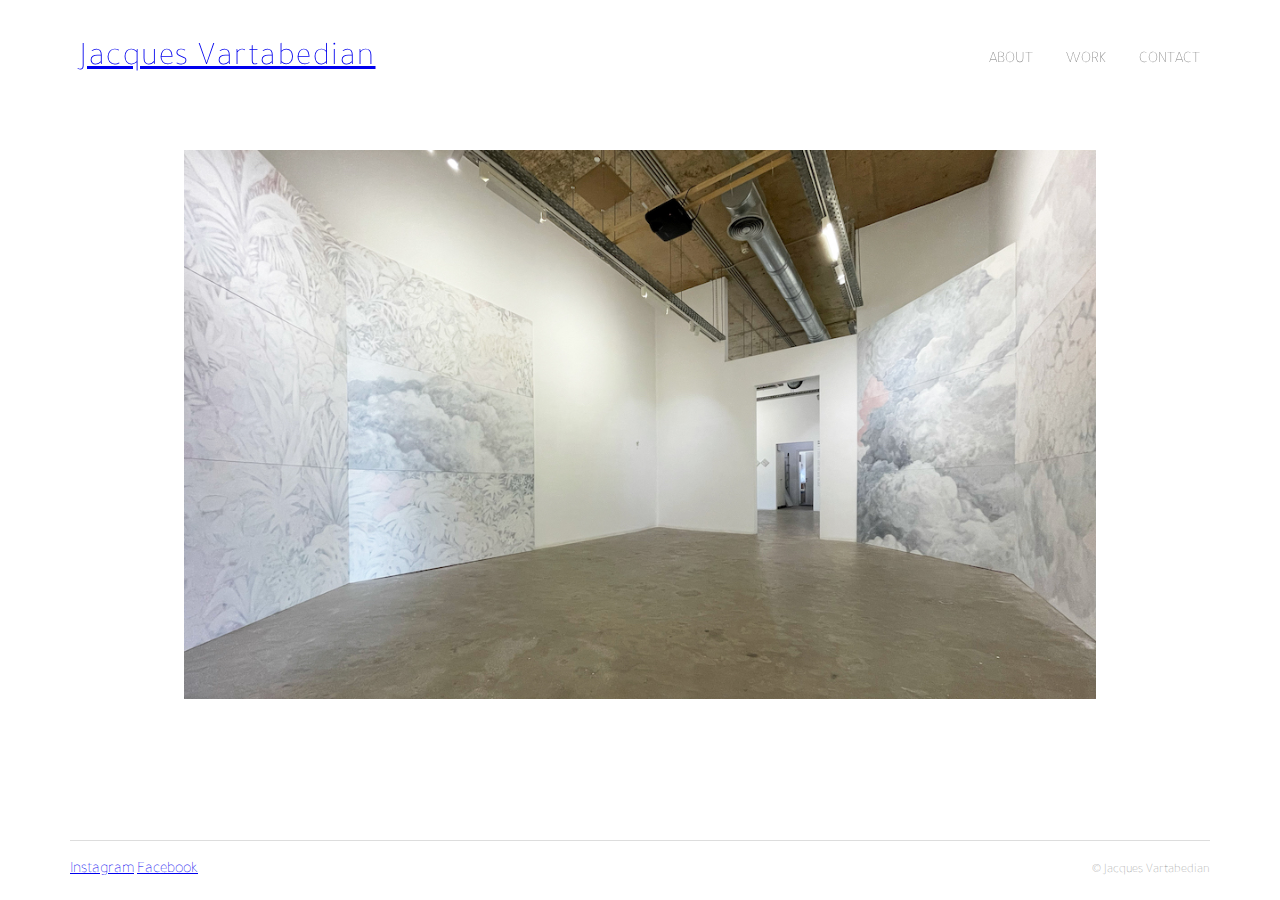
<file: index.html>
<!DOCTYPE html>
<html lang="en">
<head>
  <meta charset="UTF-8" />
  <meta name="viewport" content="width=device-width, initial-scale=1.0" />

  <!-- Brand-first SEO -->
  <title>Jacques Vartabedian — Artist (Official Website)</title>
  <meta name="description" content="Official website of Lebanese-Armenian artist Jacques Vartabedian — painting and installation. Projects: Sorry for Interrupting, Au Revoir, Screenshots, Web & Wall, and more." />
  <link rel="canonical" href="https://jacquesvartabedian.art/" />
  <meta name="robots" content="index,follow" />

  <!-- Social preview -->
  <meta property="og:type" content="website" />
  <meta property="og:url" content="https://jacquesvartabedian.art/" />
  <meta property="og:title" content="Jacques Vartabedian — Artist" />
  <meta property="og:description" content="Official website of Lebanese-Armenian artist Jacques Vartabedian — painting and installation." />
  <meta property="og:image" content="https://jacquesvartabedian.art/images/og-home.jpg" />
  <meta name="twitter:card" content="summary_large_image" />
  <meta name="twitter:title" content="Jacques Vartabedian — Artist" />
  <meta name="twitter:description" content="Official website of Lebanese-Armenian artist Jacques Vartabedian." />
  <meta name="twitter:image" content="https://jacquesvartabedian.art/images/og-home.jpg" />

  <!-- Optional: add your Google Search Console tag here -->
  <!-- <meta name="google-site-verification" content="PASTE_CODE_HERE" /> -->

  <!-- Fonts & CSS -->
  <link href="https://fonts.googleapis.com/css2?family=Tajawal:wght@200;300&display=swap" rel="stylesheet" />
  <link rel="stylesheet" href="css/style.css" />

  <!-- Structured Data -->
  <script type="application/ld+json">
  {
    "@context": "https://schema.org",
    "@type": "Person",
    "name": "Jacques Vartabedian",
    "jobTitle": "Artist",
    "image": "https://jacquesvartabedian.art/images/jacques.jpg",
    "url": "https://jacquesvartabedian.art/",
    "sameAs": [
      "https://www.instagram.com/jacques_vartabedian/",
      "https://www.galerietanit.com/",
      "https://www.artsy.net/"
    ],
    "knowsAbout": ["Painting","Installation","Lebanon","Beirut"]
  }
  </script>
  <script type="application/ld+json">
  { "@context":"https://schema.org", "@type":"WebSite", "name":"Jacques Vartabedian", "url":"https://jacquesvartabedian.art/" }
  </script>
</head>

<body class="home-page">
  <!-- Header / Nav -->
  <header class="header">
    <div class="navbar">
      <!-- This is the H1 (your name) -->
      <h1 class="logo"><a href="index.html">Jacques Vartabedian</a></h1>

      <nav class="nav-links">
        <a href="about.html">ABOUT</a>
        <a href="work.html">WORK</a>
        <a href="contact.html">CONTACT</a>
      </nav>
    </div>
  </header>

  <!-- Main / Hero image -->
  <main class="main-content">
    <!-- This is the hero image src you asked about -->
    <img
      src="images/homepage_center.jpg"
      class="main-image"
      alt="Paintings and installations by Jacques Vartabedian"
      width="1600" height="1000"
      loading="eager"
      fetchpriority="high"
    />
  </main>

  <!-- Footer -->
  <footer class="footer">
    <div class="social-icons">
      <a href="https://www.instagram.com/jacques_vartabedian/" target="_blank" rel="noopener">Instagram</a>
      <a href="https://facebook.com/" target="_blank" rel="noopener">Facebook</a>
    </div>
    <div class="copyright">© Jacques Vartabedian</div>
  </footer>
</body>
</html>
</file>
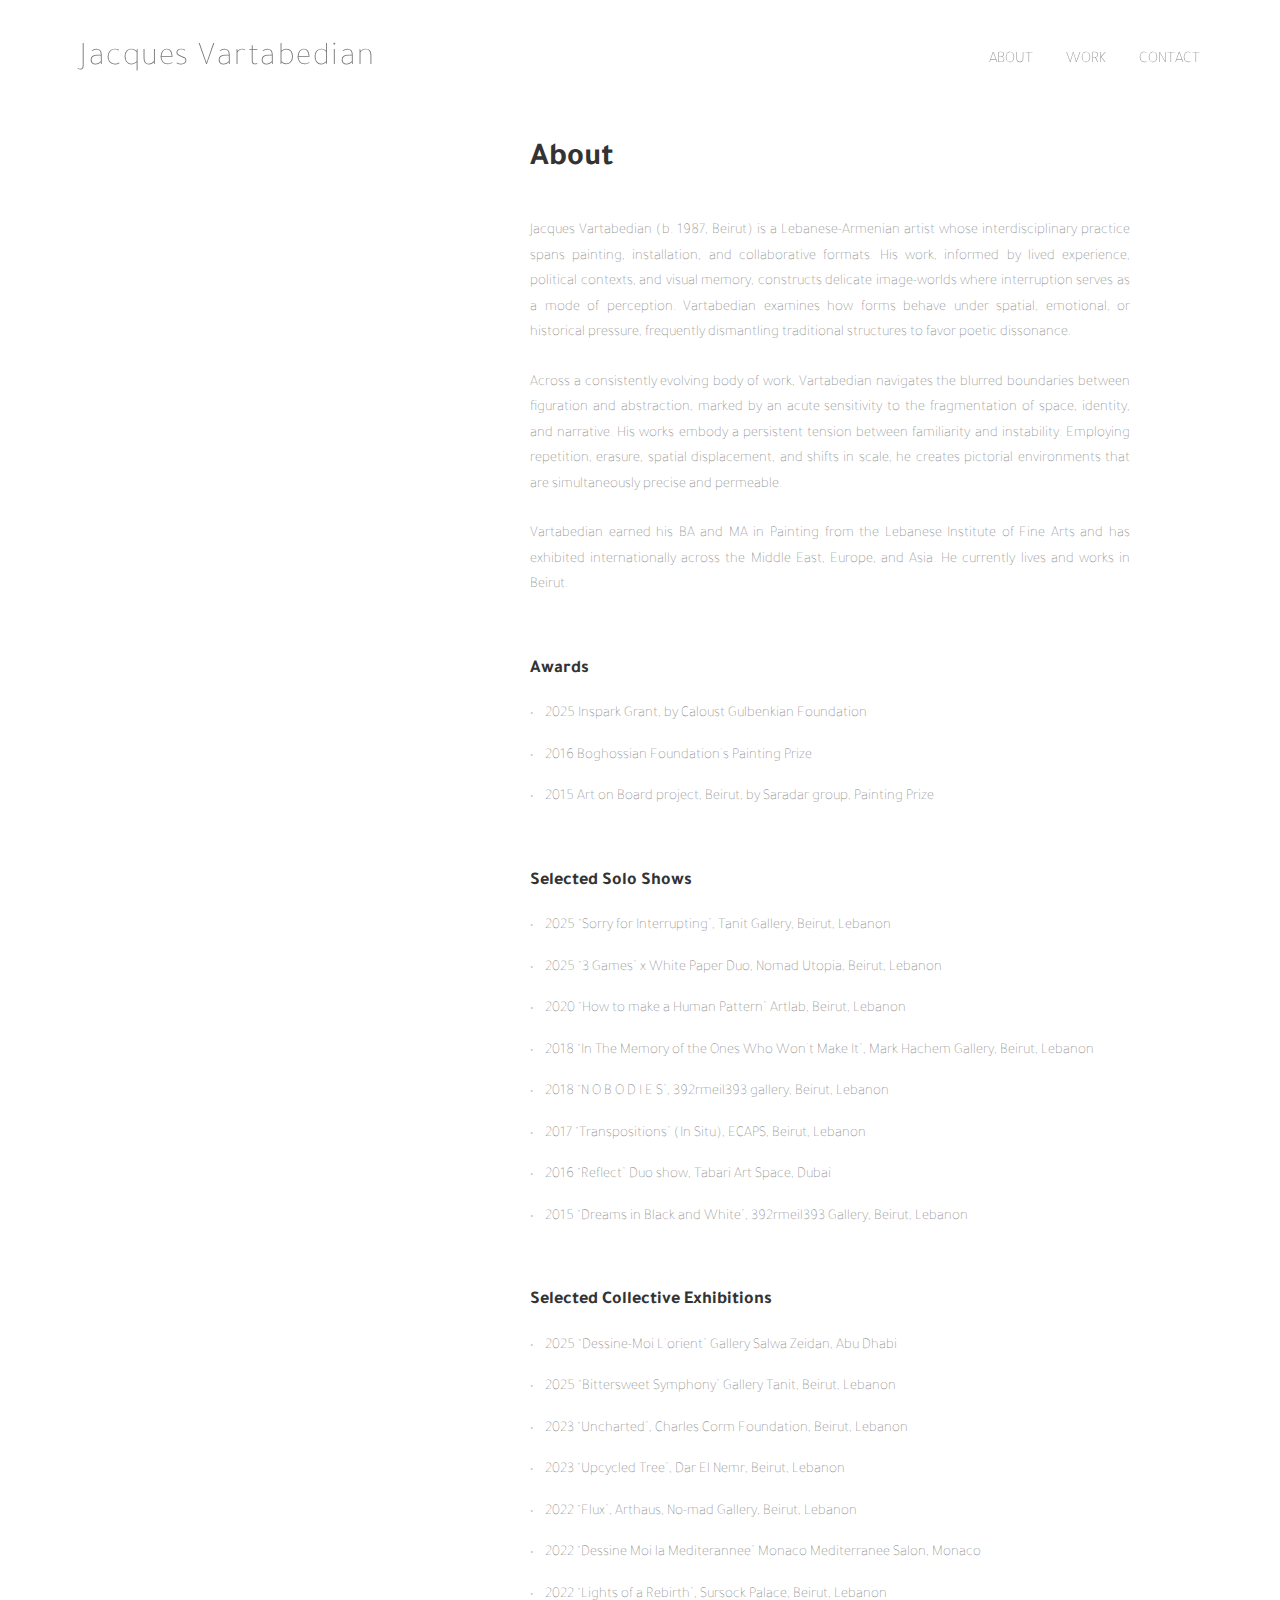
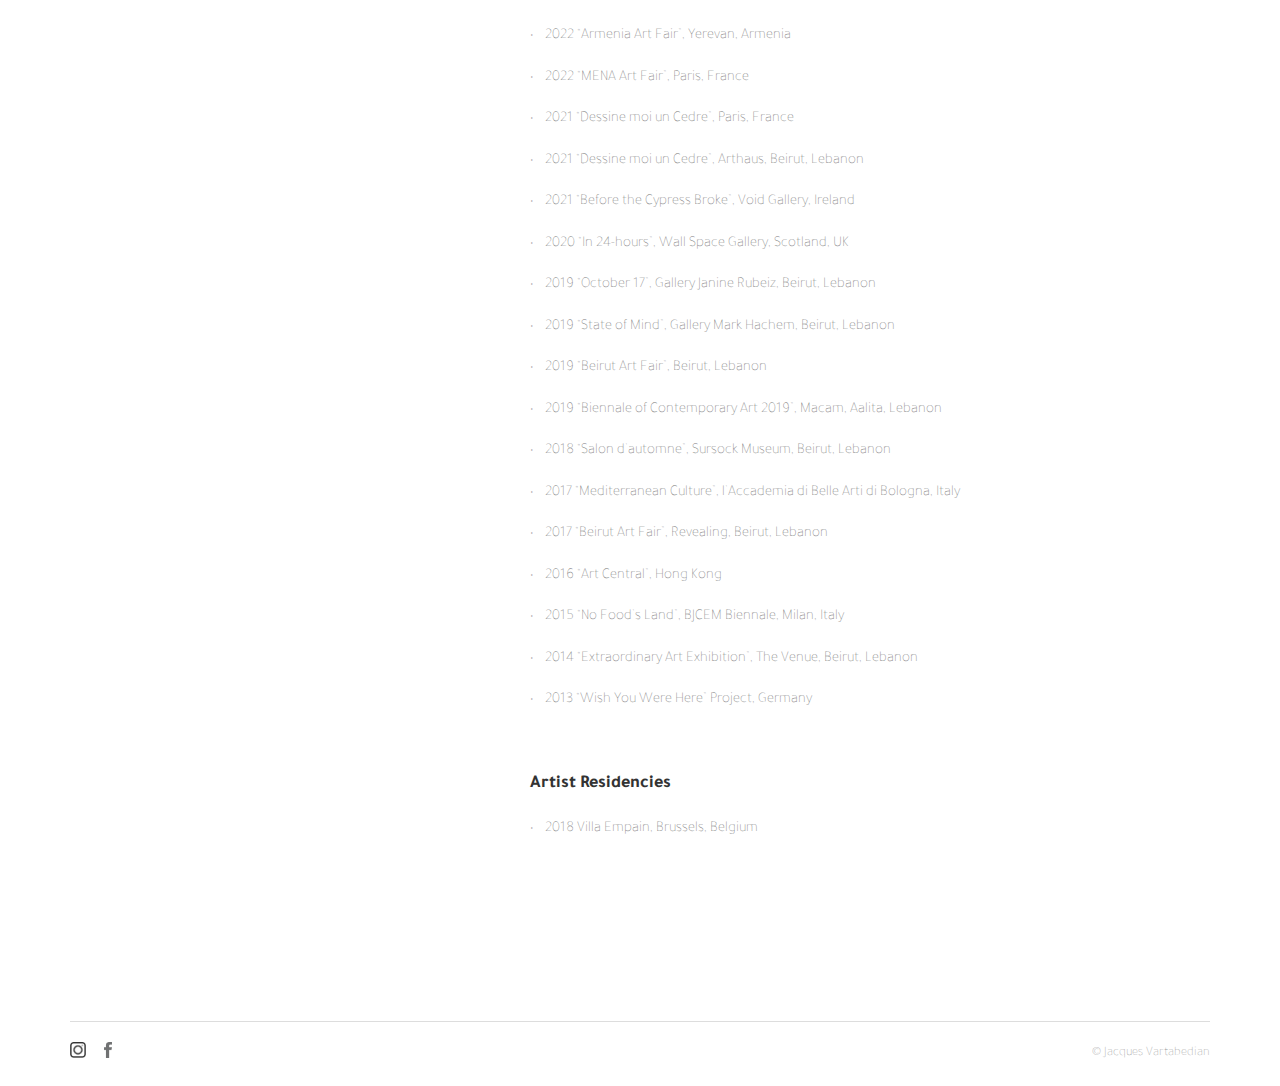
<file: about.html>
<!DOCTYPE html>
<html lang="en">
<head>
  <meta charset="UTF-8">
  <meta name="viewport" content="width=device-width, initial-scale=1.0">

  <!-- ORIGINAL TAGS (kept) -->
  <meta name="description" content="Jacques Vartabedian is a Lebanese-Armenian contemporary artist.">
  <meta name="keywords" content="Jacques Vartabedian, artist, painting, installation">
  <meta name="author" content="Jacques Vartabedian">
  <title>About - Jacques Vartabedian</title>
  <link href="https://fonts.googleapis.com/css2?family=Tajawal:wght@200;300&display=swap" rel="stylesheet">
  <link rel="stylesheet" href="css/style.css">

  <!-- ✅ SEO ADDITIONS (no styling changes) -->
  <link rel="canonical" href="https://jacquesvartabedian.art/about.html">
  <meta name="robots" content="index,follow">

  <!-- Open Graph / Twitter -->
  <meta property="og:type" content="website">
  <meta property="og:url" content="https://jacquesvartabedian.art/about.html">
  <meta property="og:title" content="About — Jacques Vartabedian">
  <meta property="og:description" content="About Jacques Vartabedian — Lebanese-Armenian artist working across painting and installation. Bio, exhibitions, awards, and residencies.">
  <meta property="og:image" content="https://jacquesvartabedian.art/images/og-home.jpg">

  <meta name="twitter:card" content="summary_large_image">
  <meta name="twitter:title" content="About — Jacques Vartabedian">
  <meta name="twitter:description" content="Artist bio, exhibitions, awards, and residencies.">
  <meta name="twitter:image" content="https://jacquesvartabedian.art/images/og-home.jpg">

  <!-- Structured Data -->
  <script type="application/ld+json">
  {
    "@context":"https://schema.org",
    "@type":"Person",
    "name":"Jacques Vartabedian",
    "jobTitle":"Artist",
    "image":"https://jacquesvartabedian.art/images/jacques.jpg",
    "url":"https://jacquesvartabedian.art/",
    "sameAs":[
      "https://www.instagram.com/jacques_vartabedian/",
      "https://www.galerietanit.com/",
      "https://www.artsy.net/"
    ]
  }
  </script>
</head>
<body class="about-page">
  <!-- ORIGINAL HEADER (unchanged: logo is an <a> so styles stay intact) -->
  <div class="header">
    <div class="navbar">
      <a href="index.html" class="logo">Jacques Vartabedian</a>
      <div class="nav-links">
        <a href="about.html">ABOUT</a>
        <a href="work.html">WORK</a>
        <a href="contact.html">CONTACT</a>
      </div>
    </div>
  </div>

  <main class="main-content">
    <h1>About</h1>

    <p>Jacques Vartabedian (b. 1987, Beirut) is a Lebanese-Armenian artist whose interdisciplinary practice spans painting, installation, and collaborative formats. His work, informed by lived experience, political contexts, and visual memory, constructs delicate image-worlds where interruption serves as a mode of perception. Vartabedian examines how forms behave under spatial, emotional, or historical pressure, frequently dismantling traditional structures to favor poetic dissonance.</p>

    <p>Across a consistently evolving body of work, Vartabedian navigates the blurred boundaries between figuration and abstraction, marked by an acute sensitivity to the fragmentation of space, identity, and narrative. His works embody a persistent tension between familiarity and instability. Employing repetition, erasure, spatial displacement, and shifts in scale, he creates pictorial environments that are simultaneously precise and permeable.</p>

    <p>Vartabedian earned his BA and MA in Painting from the Lebanese Institute of Fine Arts and has exhibited internationally across the Middle East, Europe, and Asia. He currently lives and works in Beirut.</p>

    <h2>Awards</h2>
    <ul>
      <li>2025 Inspark Grant, by Caloust Gulbenkian Foundation</li>
      <li>2016 Boghossian Foundation’s Painting Prize</li>
      <li>2015 Art on Board project, Beirut, by Saradar group, Painting Prize</li>
    </ul>

    <h2>Selected Solo Shows</h2>
    <ul>
      <li>2025 “Sorry for Interrupting”, Tanit Gallery, Beirut, Lebanon</li>
      <li>2025 “3 Games” x White Paper Duo, Nomad Utopia, Beirut, Lebanon</li>
      <li>2020 “How to make a Human Pattern” Artlab, Beirut, Lebanon</li>
      <li>2018 “In The Memory of the Ones Who Won’t Make It”, Mark Hachem Gallery, Beirut, Lebanon</li>
      <li>2018 “N O B O D I E S”, 392rmeil393 gallery, Beirut, Lebanon</li>
      <li>2017 “Transpositions” (In Situ), ECAPS, Beirut, Lebanon</li>
      <li>2016 “Reflect” Duo show, Tabari Art Space, Dubai</li>
      <li>2015 “Dreams in Black and White”, 392rmeil393 Gallery, Beirut, Lebanon</li>
    </ul>

    <h2>Selected Collective Exhibitions</h2>
    <ul>
      <li>2025 “Dessine-Moi L’orient” Gallery Salwa Zeidan, Abu Dhabi</li>
      <li>2025 “Bittersweet Symphony” Gallery Tanit, Beirut, Lebanon</li>
      <li>2023 “Uncharted”, Charles Corm Foundation, Beirut, Lebanon</li>
      <li>2023 “Upcycled Tree”, Dar El Nemr, Beirut, Lebanon</li>
      <li>2022 “Flux”, Arthaus, No-mad Gallery, Beirut, Lebanon</li>
      <li>2022 “Dessine Moi la Mediterannee” Monaco Mediterranee Salon, Monaco</li>
      <li>2022 “Lights of a Rebirth”, Sursock Palace, Beirut, Lebanon</li>
      <li>2022 “Armenia Art Fair”, Yerevan, Armenia</li>
      <li>2022 “MENA Art Fair”, Paris, France</li>
      <li>2021 “Dessine moi un Cedre”, Paris, France</li>
      <li>2021 “Dessine moi un Cedre”, Arthaus, Beirut, Lebanon</li>
      <li>2021 “Before the Cypress Broke”, Void Gallery, Ireland</li>
      <li>2020 “In 24-hours”, Wall Space Gallery, Scotland, UK</li>
      <li>2019 “October 17”, Gallery Janine Rubeiz, Beirut, Lebanon</li>
      <li>2019 “State of Mind”, Gallery Mark Hachem, Beirut, Lebanon</li>
      <li>2019 “Beirut Art Fair”, Beirut, Lebanon</li>
      <li>2019 “Biennale of Contemporary Art 2019”, Macam, Aalita, Lebanon</li>
      <li>2018 “Salon d’automne”, Sursock Museum, Beirut, Lebanon</li>
      <li>2017 “Mediterranean Culture”, l’Accademia di Belle Arti di Bologna, Italy</li>
      <li>2017 “Beirut Art Fair”, Revealing, Beirut, Lebanon</li>
      <li>2016 “Art Central”, Hong Kong</li>
      <li>2015 “No Food’s Land”, BJCEM Biennale, Milan, Italy</li>
      <li>2014 “Extraordinary Art Exhibition”, The Venue, Beirut, Lebanon</li>
      <li>2013 “Wish You Were Here” Project, Germany</li>
    </ul>

    <h2>Artist Residencies</h2>
    <ul><li>2018 Villa Empain, Brussels, Belgium</li></ul>
  </main>

  <!-- ORIGINAL FOOTER (unchanged) -->
  <div class="footer">
    <div class="social-icons">
      <a href="https://www.instagram.com/jacques_vartabedian/?hl=en" target="_blank"><img src="images/instagram.png" alt="Instagram"></a>
      <a href="https://facebook.com/" target="_blank"><img src="images/facebook.png" alt="Facebook"></a>
    </div>
    <div class="copyright">© Jacques Vartabedian</div>
  </div>
</body>
</html>
</file>
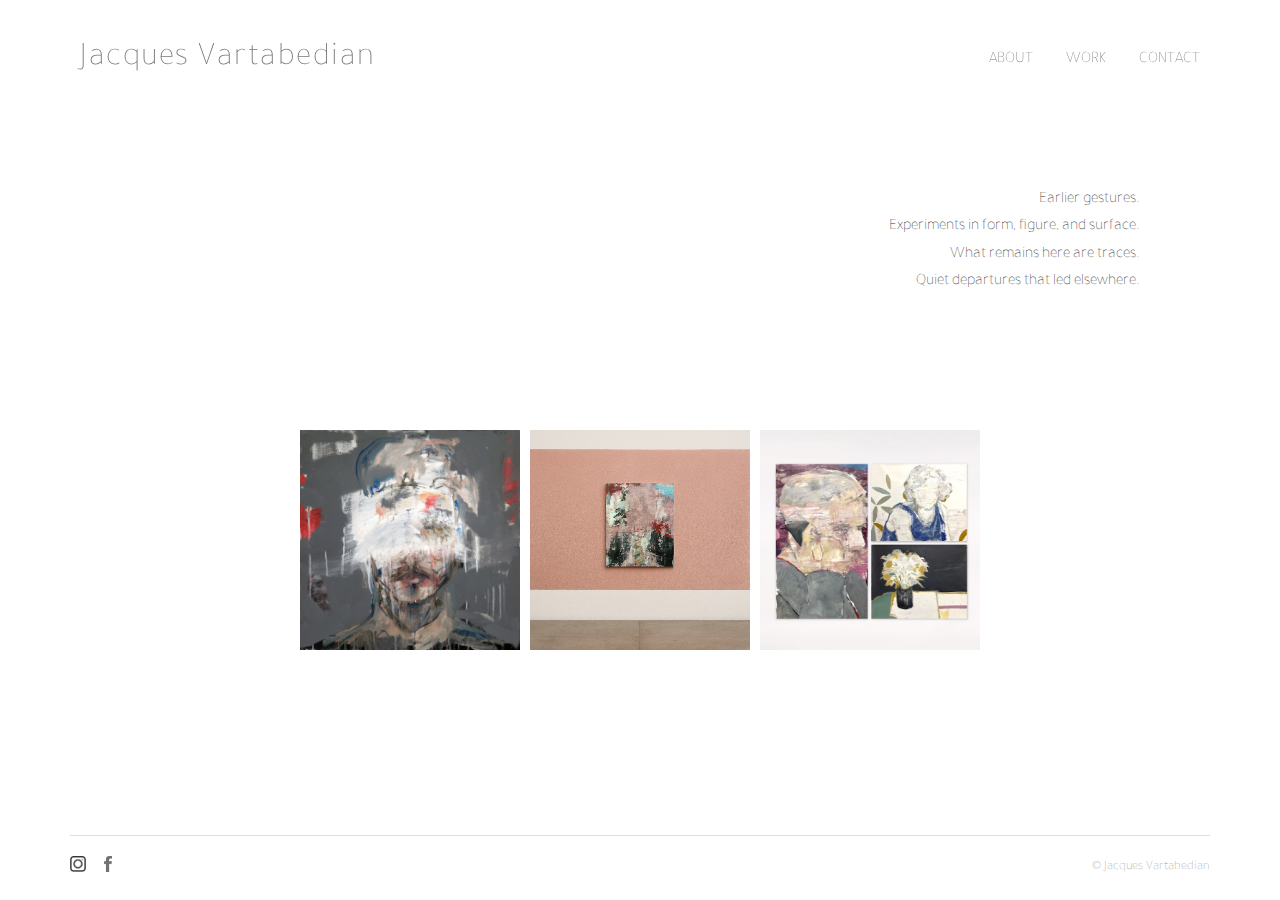
<file: archive.html>
<!DOCTYPE html>
<html lang="en">
<head>
  <meta charset="UTF-8">
  <meta name="viewport" content="width=device-width, initial-scale=1.0">
  <meta name="description" content="Jacques Vartabedian is a Lebanese-Armenian contemporary artist.">
  <meta name="keywords" content="Jacques Vartabedian, artist, painting, installation">
  <meta name="author" content="Jacques Vartabedian">
  <link href="https://fonts.googleapis.com/css2?family=Tajawal:wght@200;300&display=swap" rel="stylesheet">
  <link rel="stylesheet" href="css/style.css">
</head>
<body class="archive-page">
  <div class="header">
    <div class="navbar">
      <a href="index.html" class="logo">Jacques Vartabedian</a>
      <div class="nav-links">
        <a href="about.html">ABOUT</a>
        <a href="work.html">WORK</a>
        <a href="contact.html">CONTACT</a>
      </div>
    </div>
  </div>

  <main class="main-content">
    <div class="archive-intro">
  Earlier gestures.  
  Experiments in form, figure, and surface.  
  What remains here are traces. 
  Quiet departures that led elsewhere.
</div>


    <div class="archive-grid">
      <a href="selves.html">
        <img src="images/selves.jpg" alt="Selves">
        <span class="title">How to make a Human Pattern</span>
      </a>
      <a href="memory.html">
        <img src="images/memory.jpg" alt="In The Memory of the Ones Who Won’t Make It">
        <span class="title">Portraits for the Wall</span>
      </a>
      <a href="screenshots.html">
        <img src="images/screenshots.jpg" alt="Screenshots">
        <span class="title">Dreams in Black and White</span>
      </a>
    </div>
  </main>

  <footer class="footer">
    <div class="social-icons">
      <a href="https://www.instagram.com/jacques_vartabedian/?hl=en"><img src="images/instagram.png" alt="Instagram"></a>
      <a href="https://facebook.com/"><img src="images/facebook.png" alt="Facebook"></a>
    </div>
    <div class="copyright">© Jacques Vartabedian</div>
  </footer>

</body>
</html>
</file>
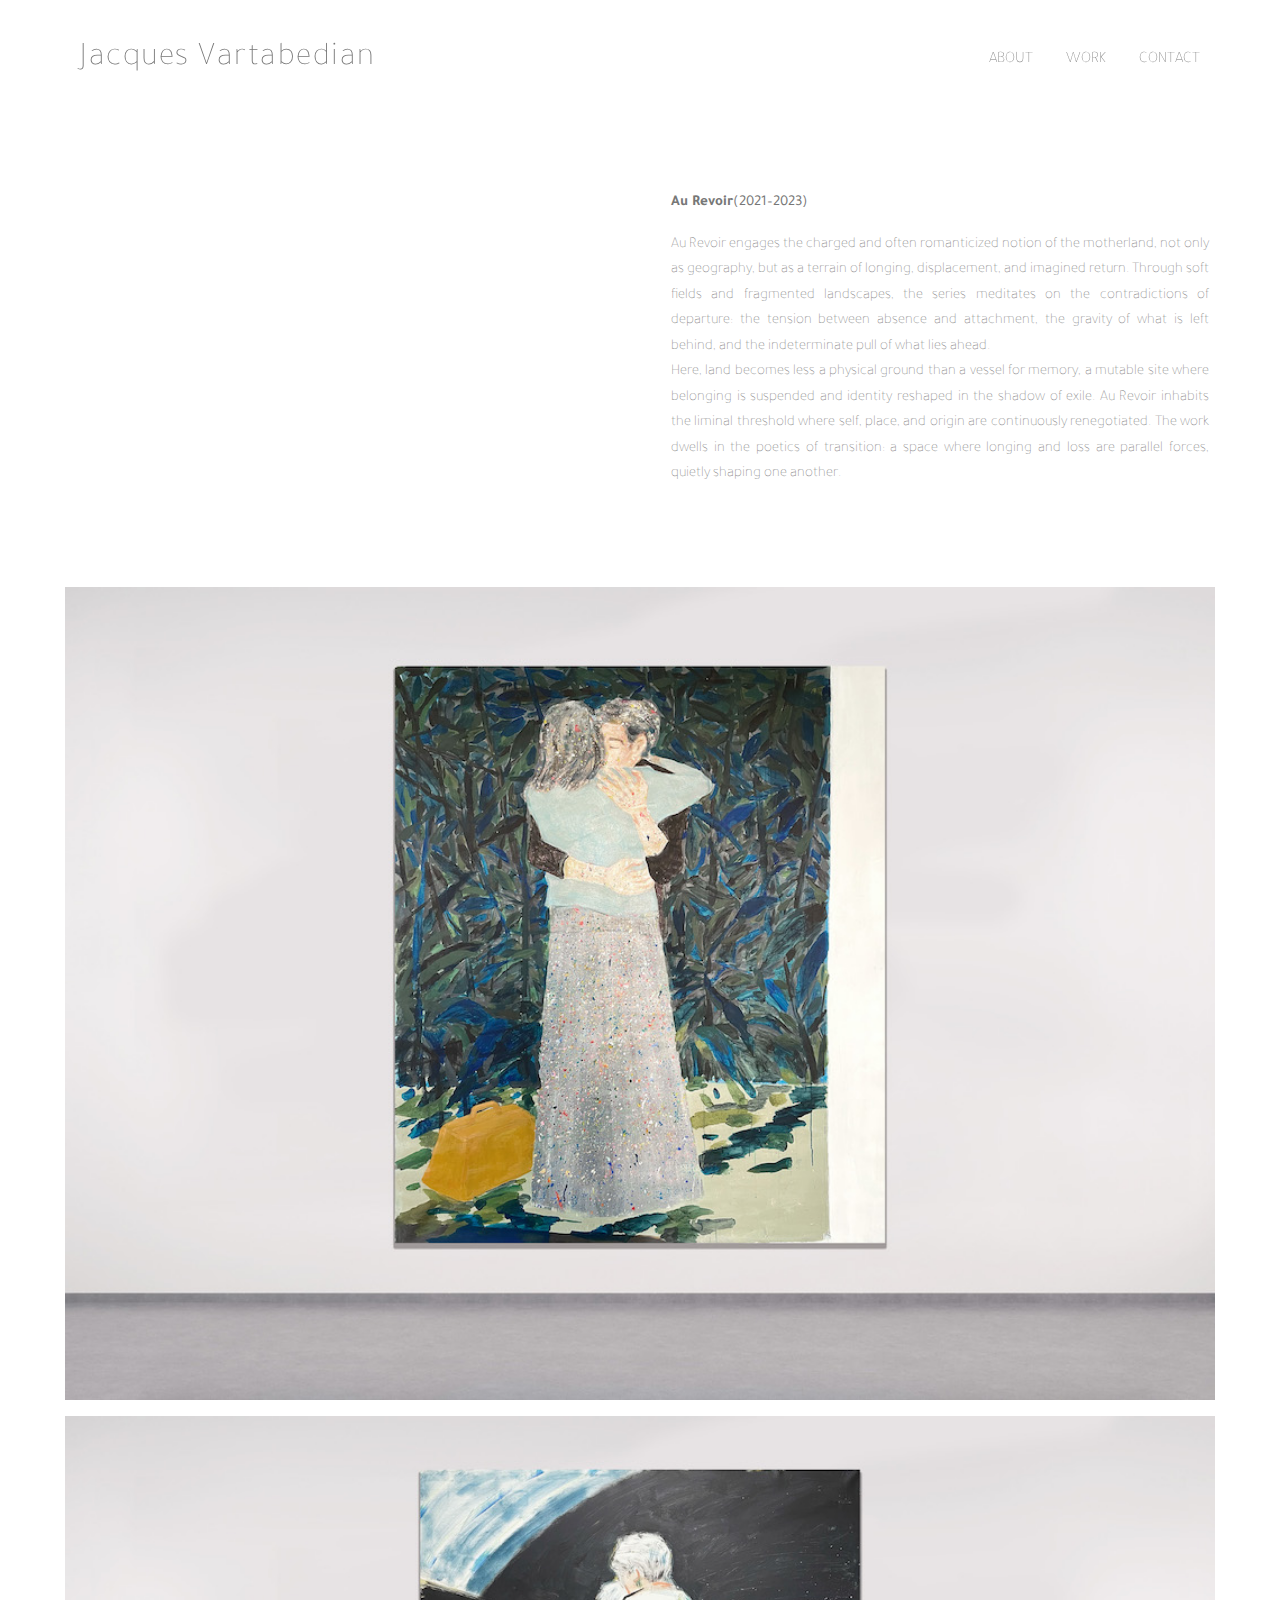
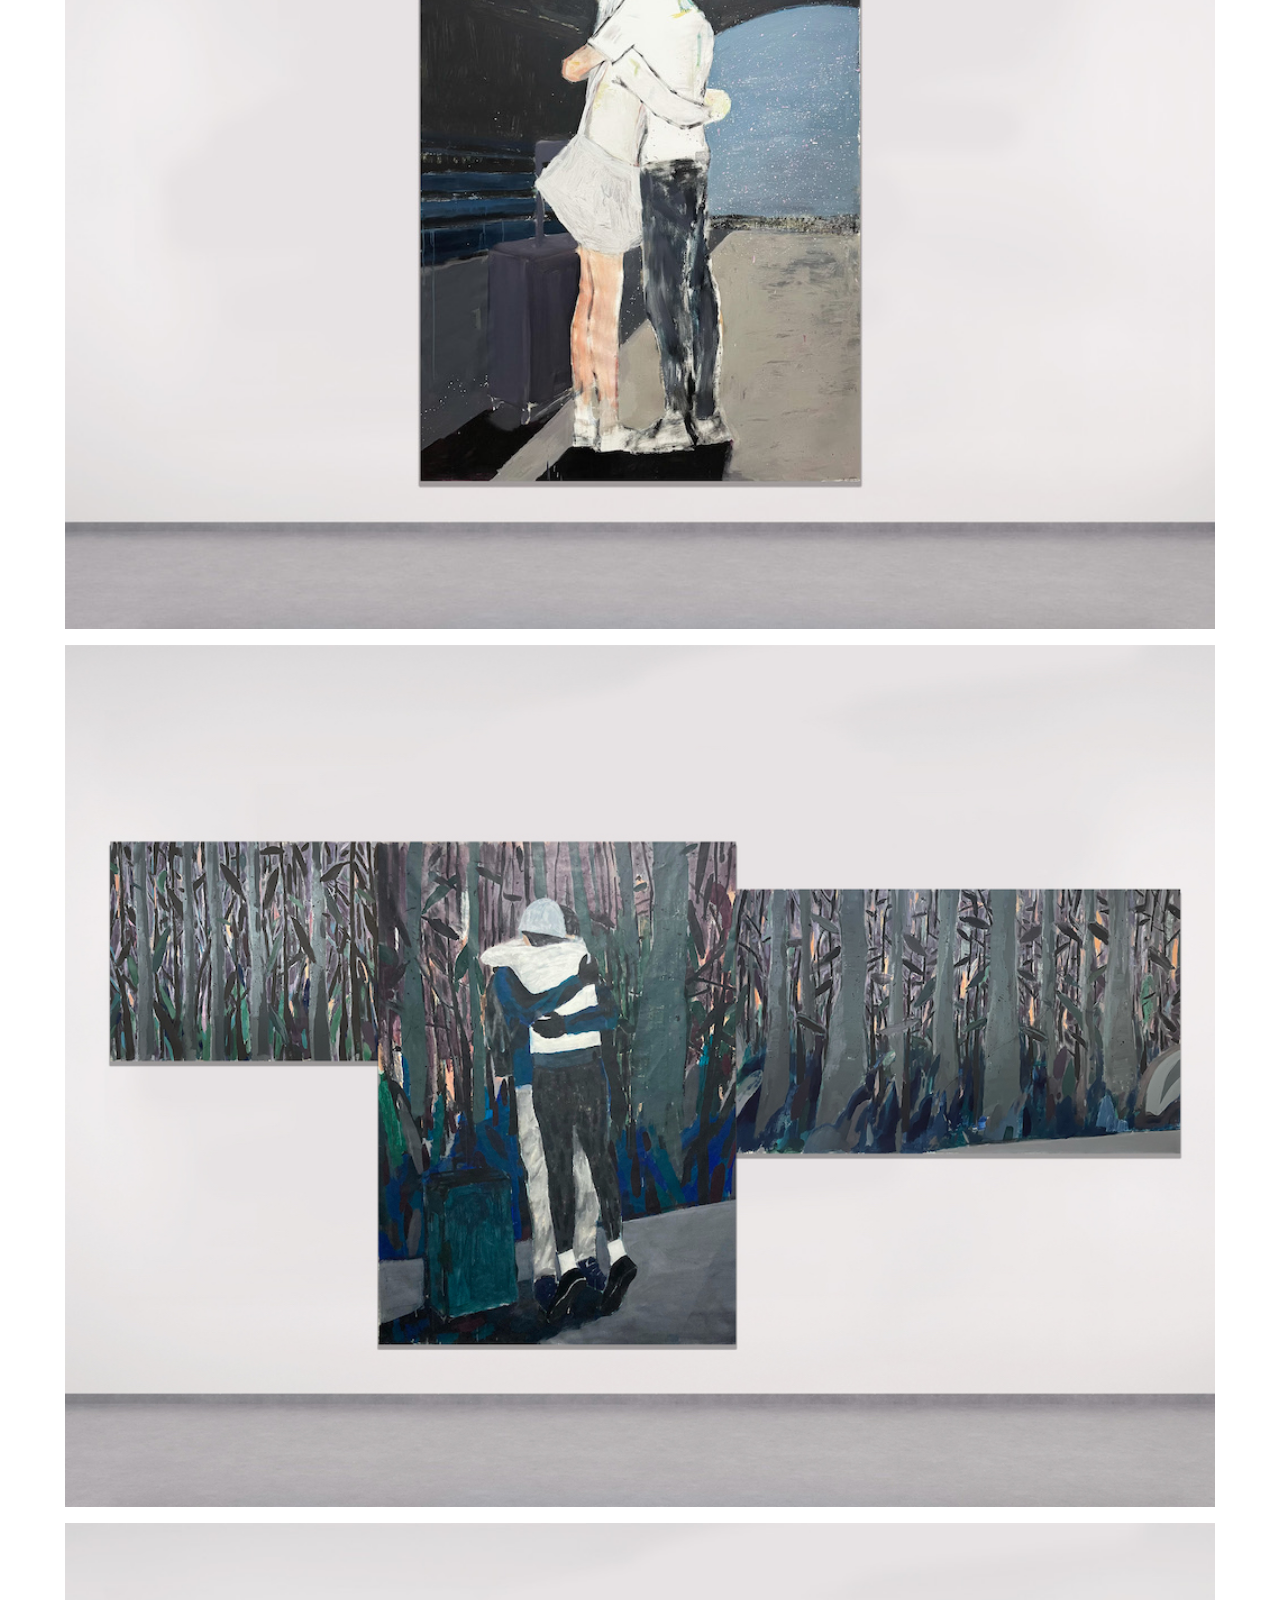
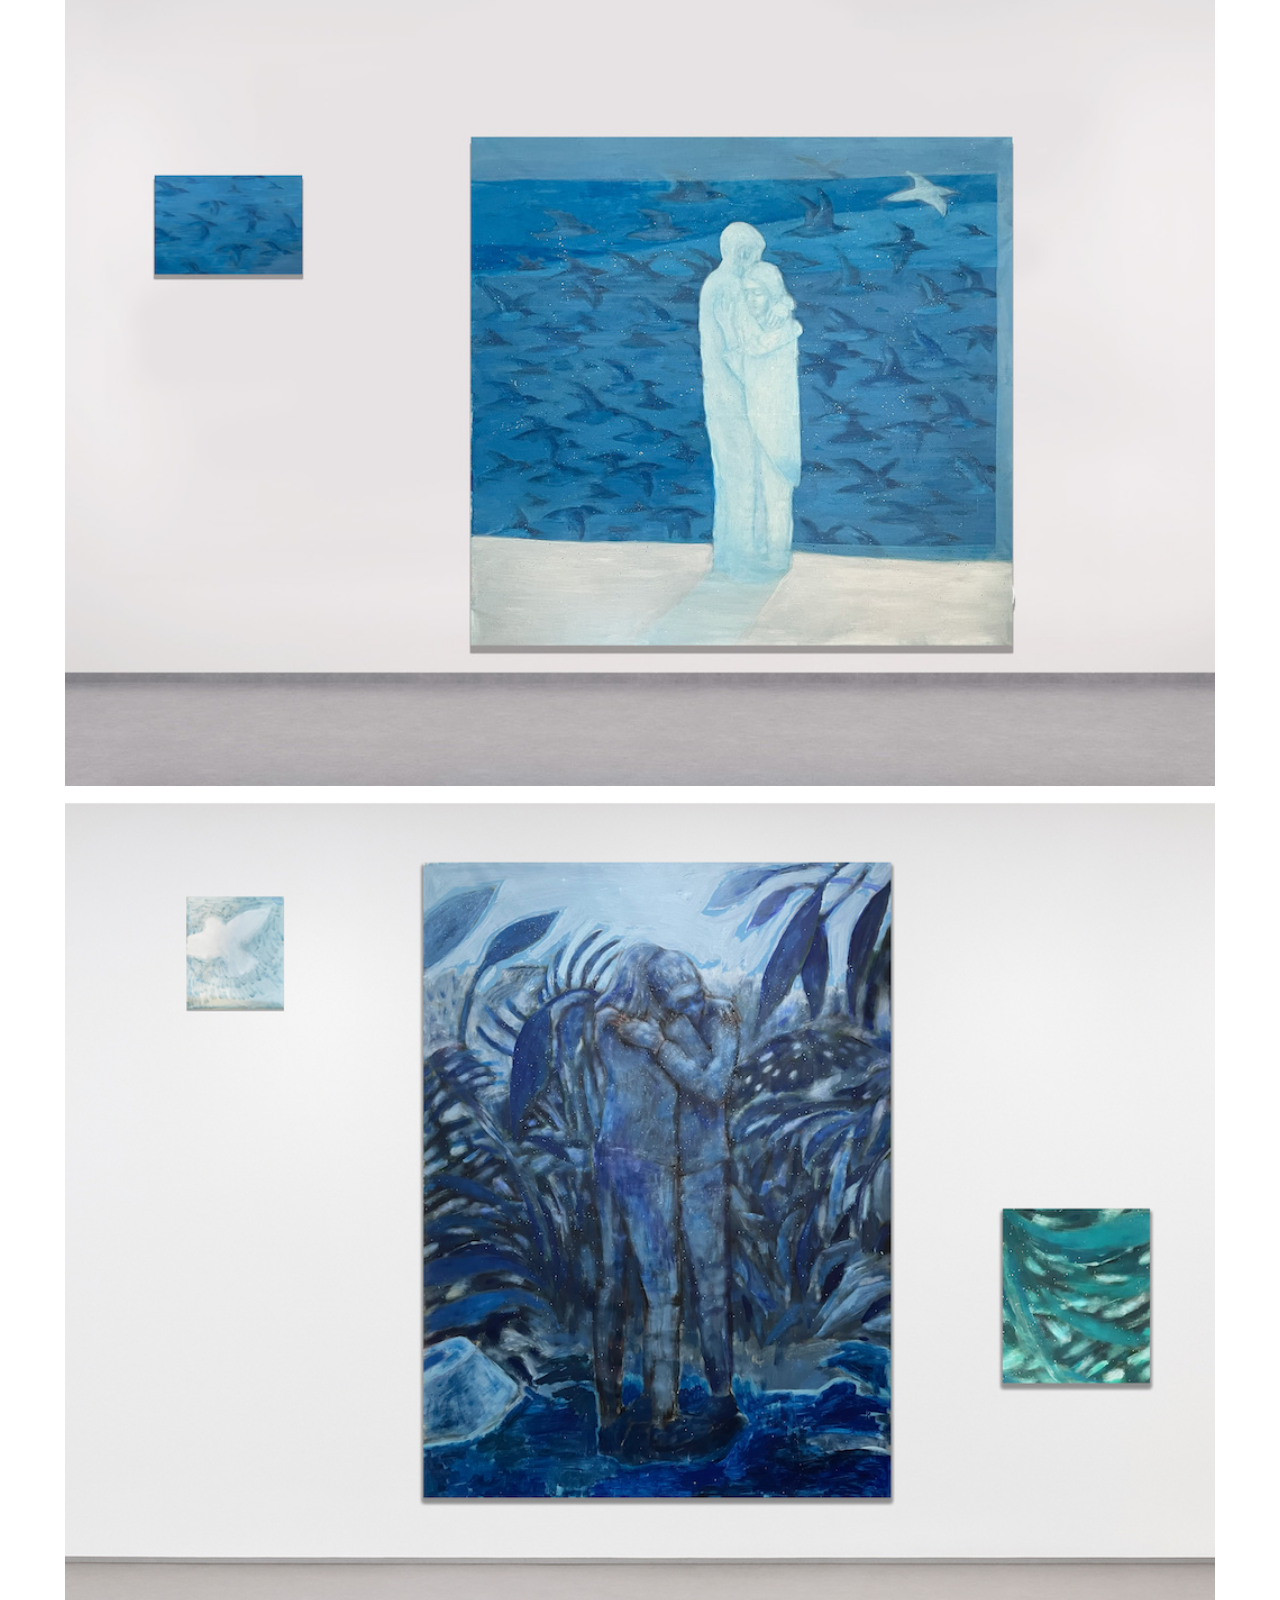
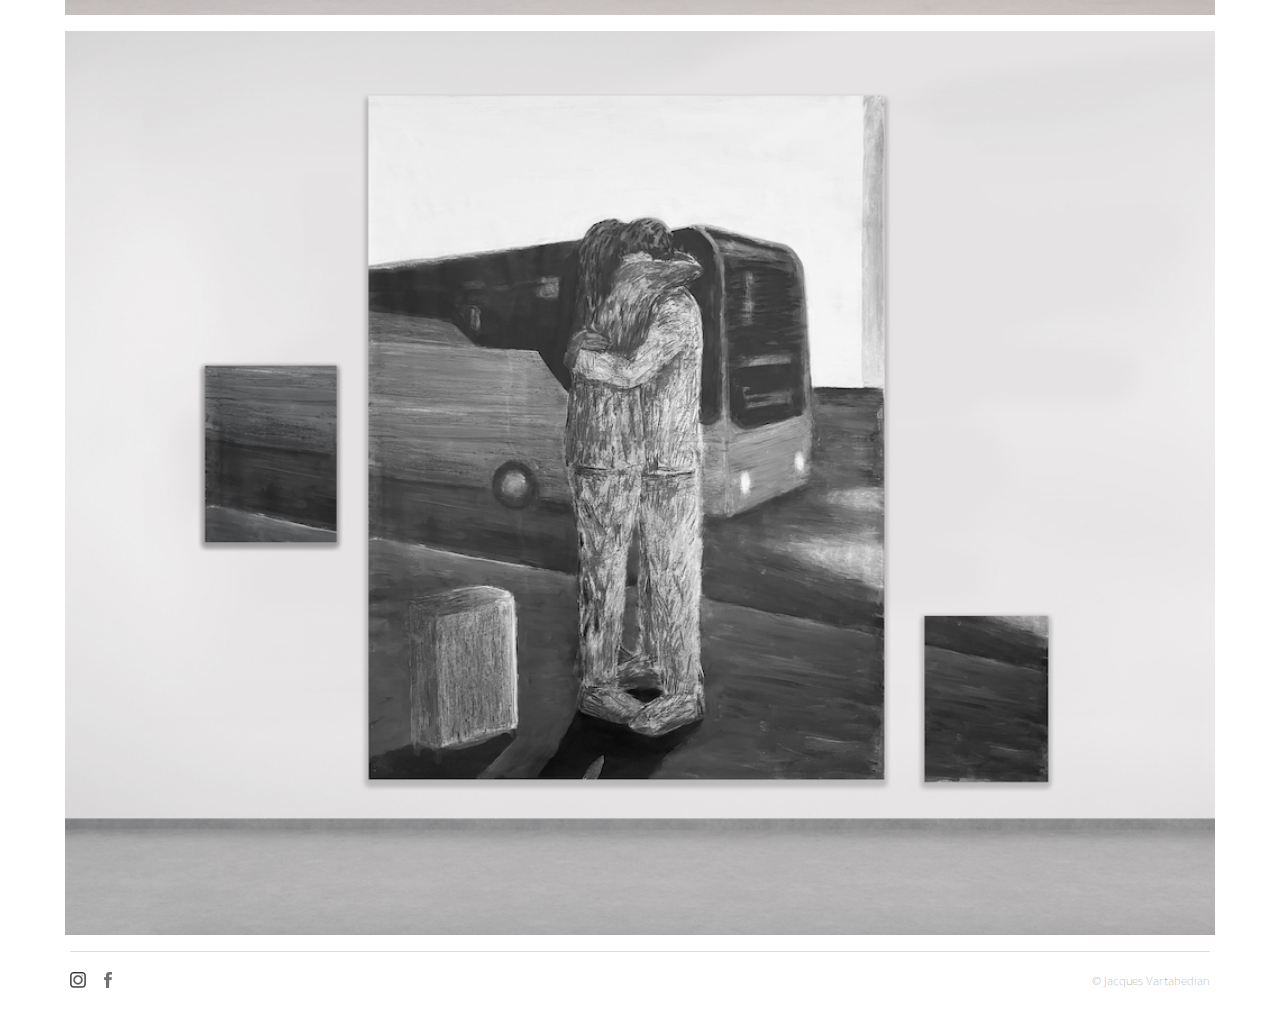
<file: aurevoir.html>
<!DOCTYPE html>
<html lang="en">
<head>
  <meta charset="UTF-8">
  <meta name="viewport" content="width=device-width, initial-scale=1">
  <meta name="description" content="Web & Wall – a project by Jacques Vartabedian.">
  <meta name="keywords" content="Jacques Vartabedian, Web & Wall, archive project">
  <meta name="author" content="Jacques Vartabedian">
  <title>Web &amp; Wall – Jacques Vartabedian</title>
  <link href="https://fonts.googleapis.com/css2?family=Tajawal:wght@200;300&display=swap" rel="stylesheet">
  <link rel="stylesheet" href="css/style.css">
</head>
<body>

  <header class="header">
    <nav class="navbar">
      <a href="index.html" class="logo">Jacques Vartabedian</a>
      <div class="nav-links">
        <a href="about.html">ABOUT</a>
        <a href="work.html">WORK</a>
        <a href="contact.html">CONTACT</a>
      </div>
    </nav>
  </header>

  <main class="main-content">
  <section class="project-detail">
    <div class="project-media">
      <!-- ► paste your existing <img> or gallery code here, exactly as is -->
    </div>
    <div class="project-description">
      <h1>Au Revoir<span class="project-year">(2021–2023)</span></h1>
      <p>
        Au Revoir engages the charged and often romanticized notion of the motherland, not only as geography, but as a terrain of longing, displacement, and imagined return. Through soft fields and fragmented landscapes, the series meditates on the contradictions of departure: the tension between absence and attachment, the gravity of what is left behind, and the indeterminate pull of what lies ahead.<p>

<p>Here, land becomes less a physical ground than a vessel for memory, a mutable site where belonging is suspended and identity reshaped in the shadow of exile. Au Revoir inhabits the liminal threshold where self, place, and origin are continuously renegotiated. The work dwells in the poetics of transition: a space where longing and loss are parallel forces, quietly shaping one another.
      </p>
    </div>
  </section>
</main>

<div class="image-gallery">
   <figure>
        <img src="images/aurevoir1website.jpg" alt="Au Revoir, view 1">
      </figure>
      <figure>
        <img src="images/aurevoir2.jpg" alt="Au Revoir, view 2">
      </figure>
      <figure>
        <img src="images/aurevoir7website.jpg" alt="Au Revoir, view 3">
      </figure>
      <figure>
        <img src="images/aurevoir15website.jpg" alt="Au Revoir, view 4">
      </figure>
      <figure>
        <img src="images/aurevoirbluewebsite.jpg" alt="Au Revoir, view 5">
      </figure>
      <figure>
        <img src="images/aurevoire11website.jpg" alt="Au Revoir, view 6">
      </figure>
</div>

  <footer class="footer">
    <div class="social-icons">
      <a href="https://www.instagram.com/jacques_vartabedian/?hl=en"><img src="images/instagram.png" alt="Instagram"></a>
      <a href="https://facebook.com/"><img src="images/facebook.png" alt="Facebook"></a>
    </div>
    <div class="copyright">© Jacques Vartabedian</div>
  </footer>

</body>
</html>

</body>
</html>
</file>
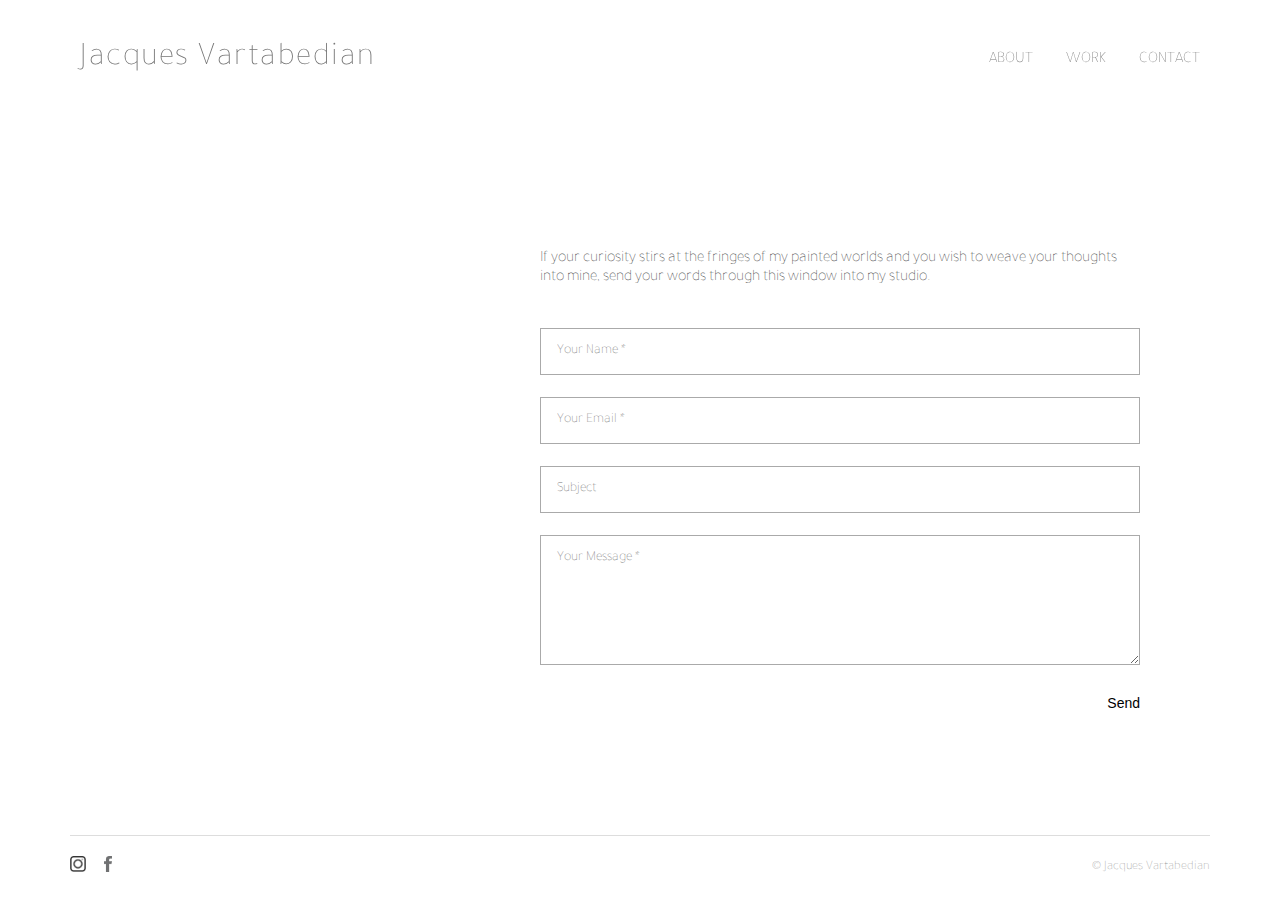
<file: contact.html>
<!DOCTYPE html>
<html lang="en">
<head>
  <meta charset="UTF-8">
  <meta name="viewport" content="width=device-width, initial-scale=1.0">
  <meta name="description" content="Contact Jacques Vartabedian for inquiries, collaborations, or exhibition opportunities.">
  <meta name="keywords" content="Jacques Vartabedian, contact, artist, painting">
  <meta name="author" content="Jacques Vartabedian">
  <title>Contact - Jacques Vartabedian</title>
  <link href="https://fonts.googleapis.com/css2?family=Tajawal:wght@200;300&display=swap" rel="stylesheet">
  <link rel="stylesheet" href="css/style.css">
</head>
<body class="contact-page">
  <div class="header">
    <div class="navbar">
      <a href="index.html" class="logo">Jacques Vartabedian</a>
      <div class="nav-links">
        <a href="about.html">ABOUT</a>
        <a href="work.html">WORK</a>
        <a href="contact.html" class="active">CONTACT</a>
      </div>
    </div>
  </div>

  <main class="main-content">
    <section class="contact-section">
      <div class="container">
        <p><p>
  If your curiosity stirs at the fringes of my painted worlds and you wish to weave your thoughts into mine, send your words through this window into my studio.  
</p>
</p>
        <form action="https://formsubmit.co/jacquesvartabedian@gmail.com" method="POST" class="contact-form">
  <input type="text" name="name" placeholder="Your Name *" required>
  <input type="email" name="email" placeholder="Your Email *" required>
  <input type="text" name="subject" placeholder="Subject" required>
  <textarea name="message" rows="5" placeholder="Your Message *" required></textarea>
  <button type="submit">Send</button>
</form>
      </div>
    </section>
  </main>

  <div class="footer">
    <div class="social-icons">
      <a href="https://www.instagram.com/jacques_vartabedian/?hl=en" target="_blank"><img src="images/instagram.png" alt="Instagram"></a>
      <a href="https://facebook.com/" target="_blank"><img src="images/facebook.png" alt="Facebook"></a>
    </div>
    <div class="copyright">© Jacques Vartabedian</div>
  </div>
</body>
</html>
</file>
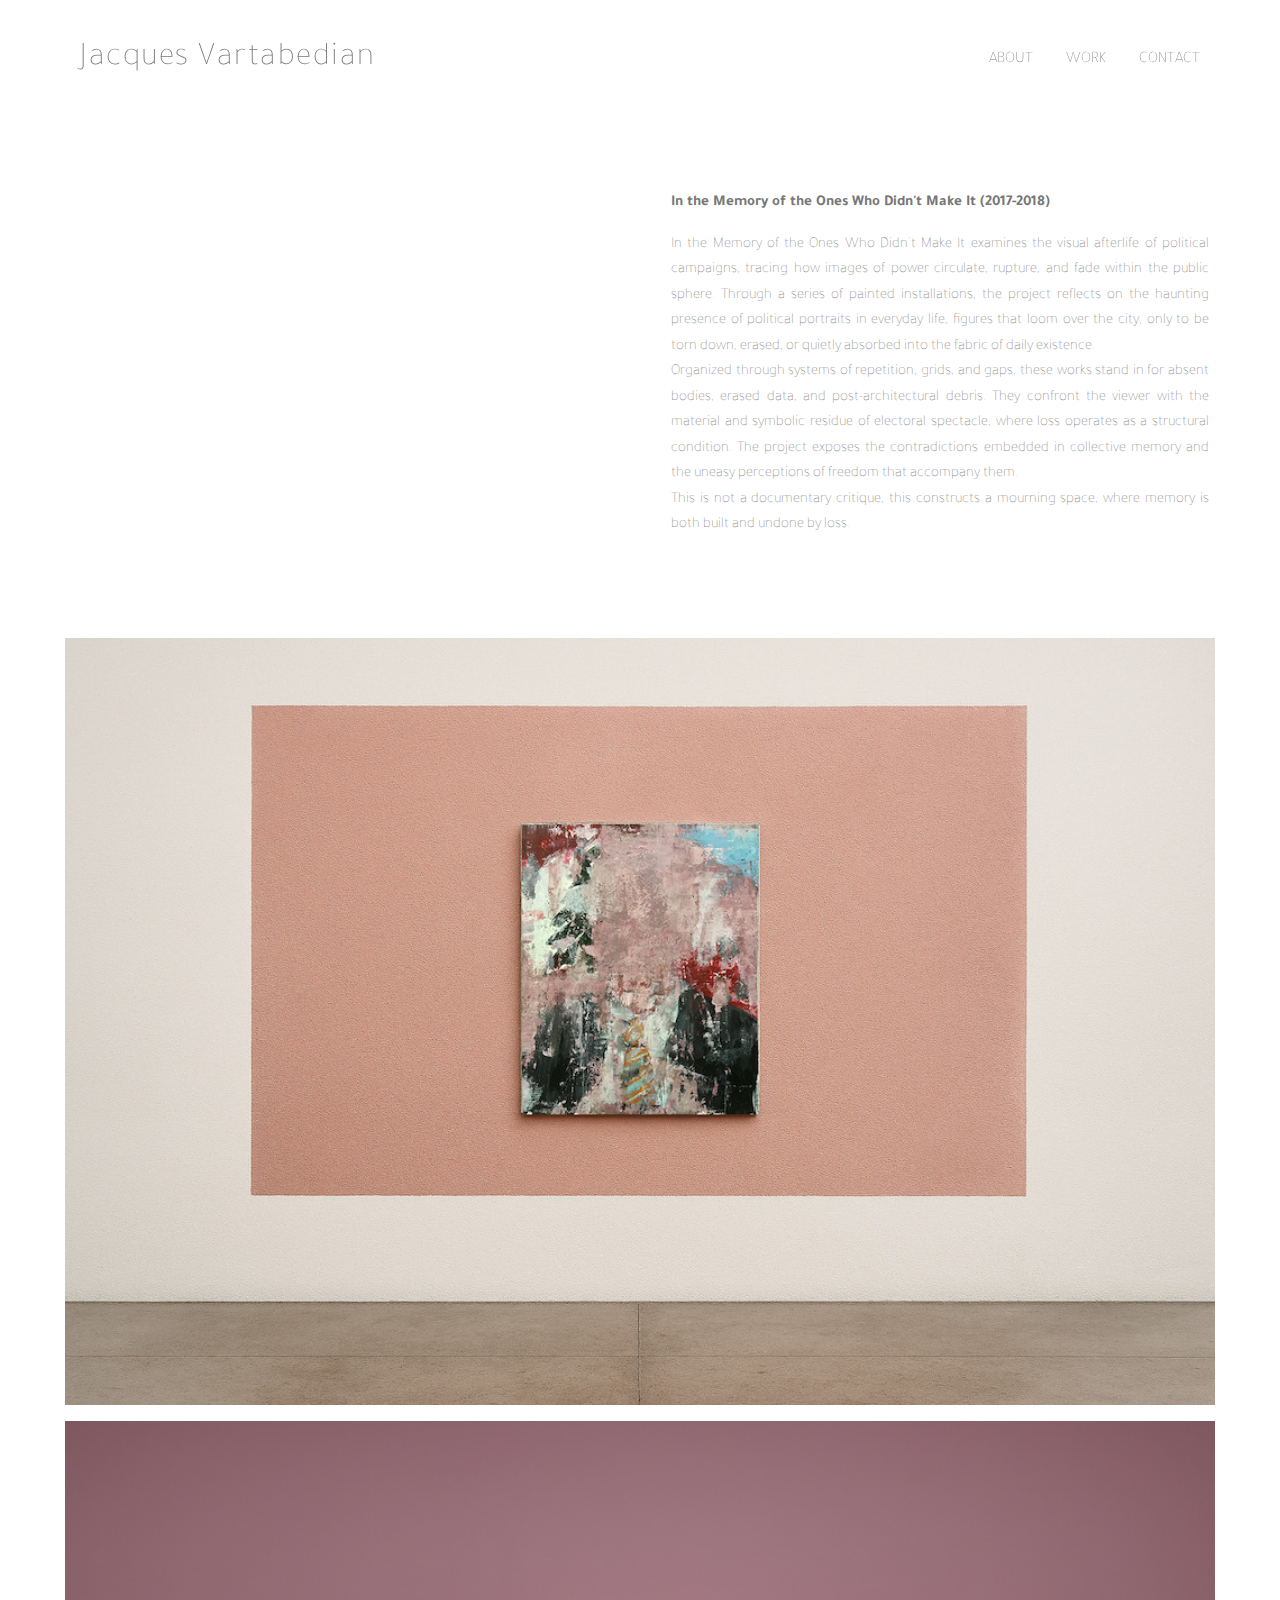
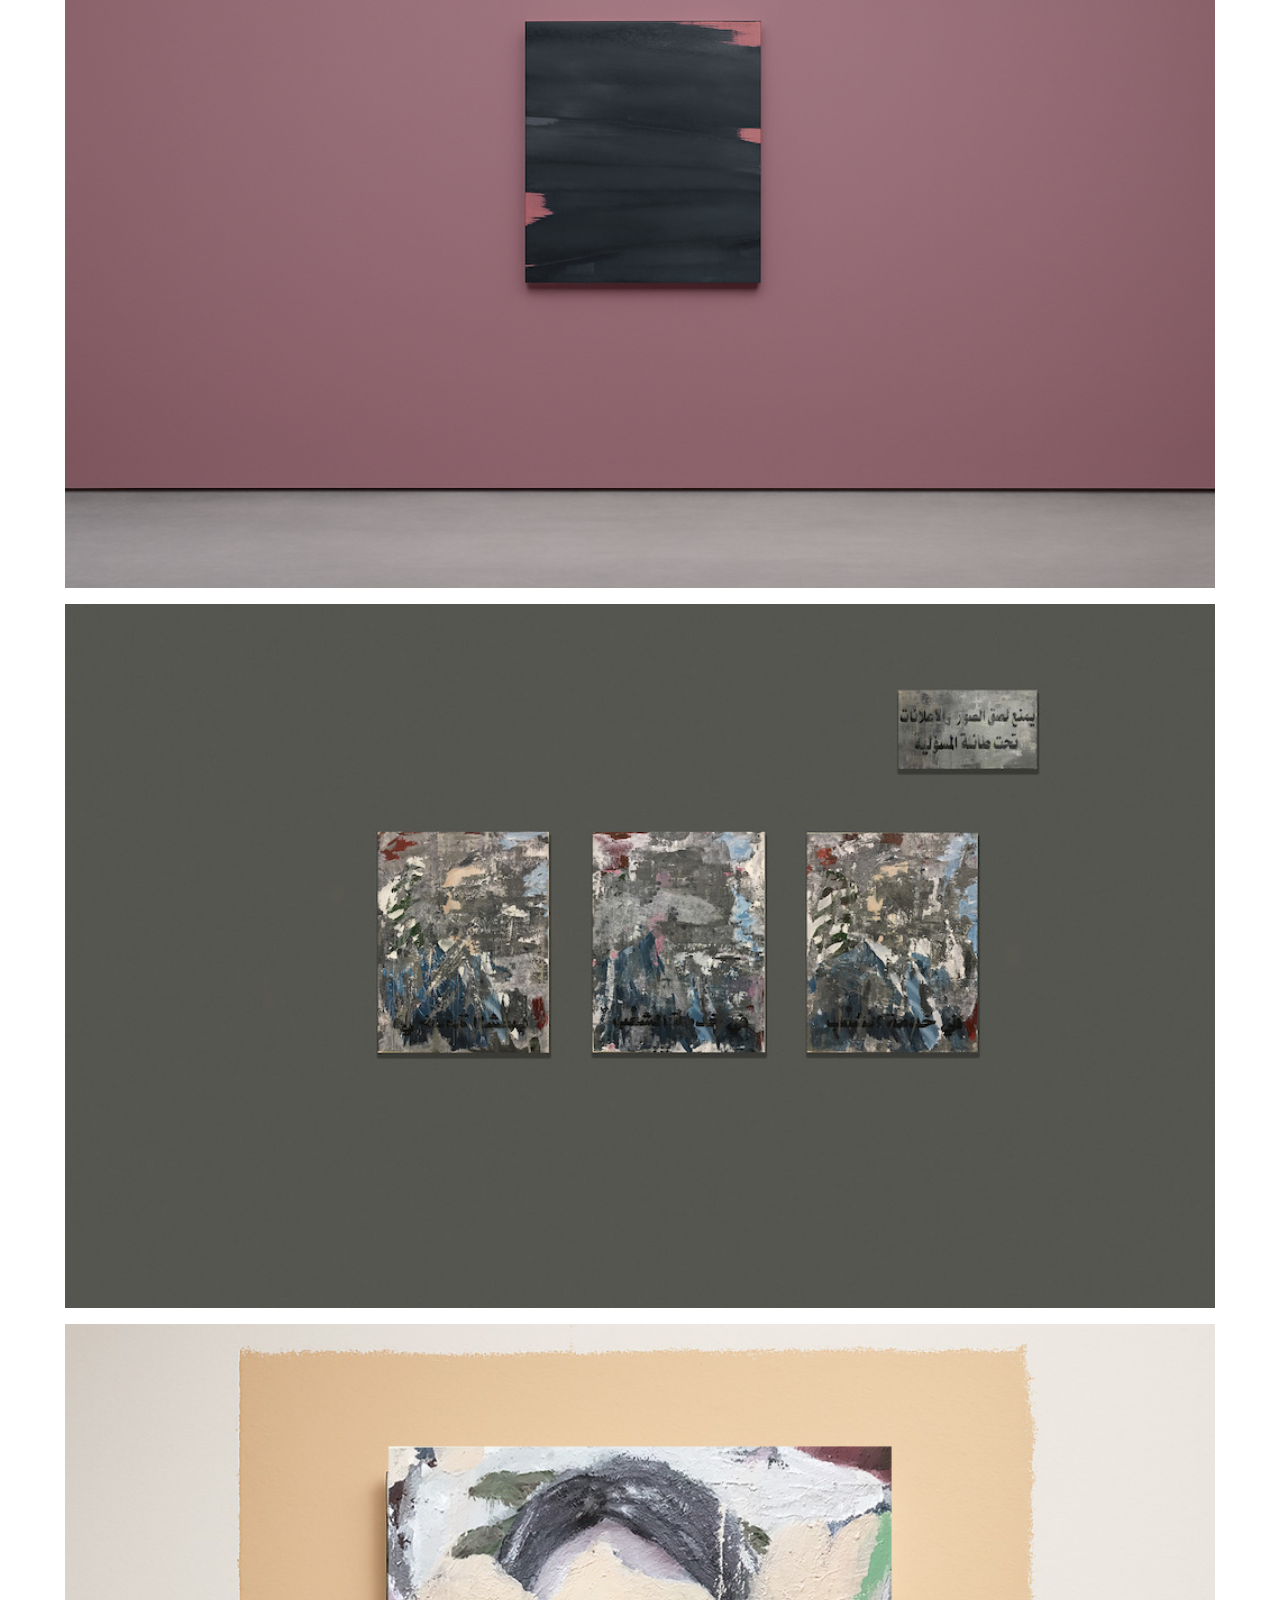
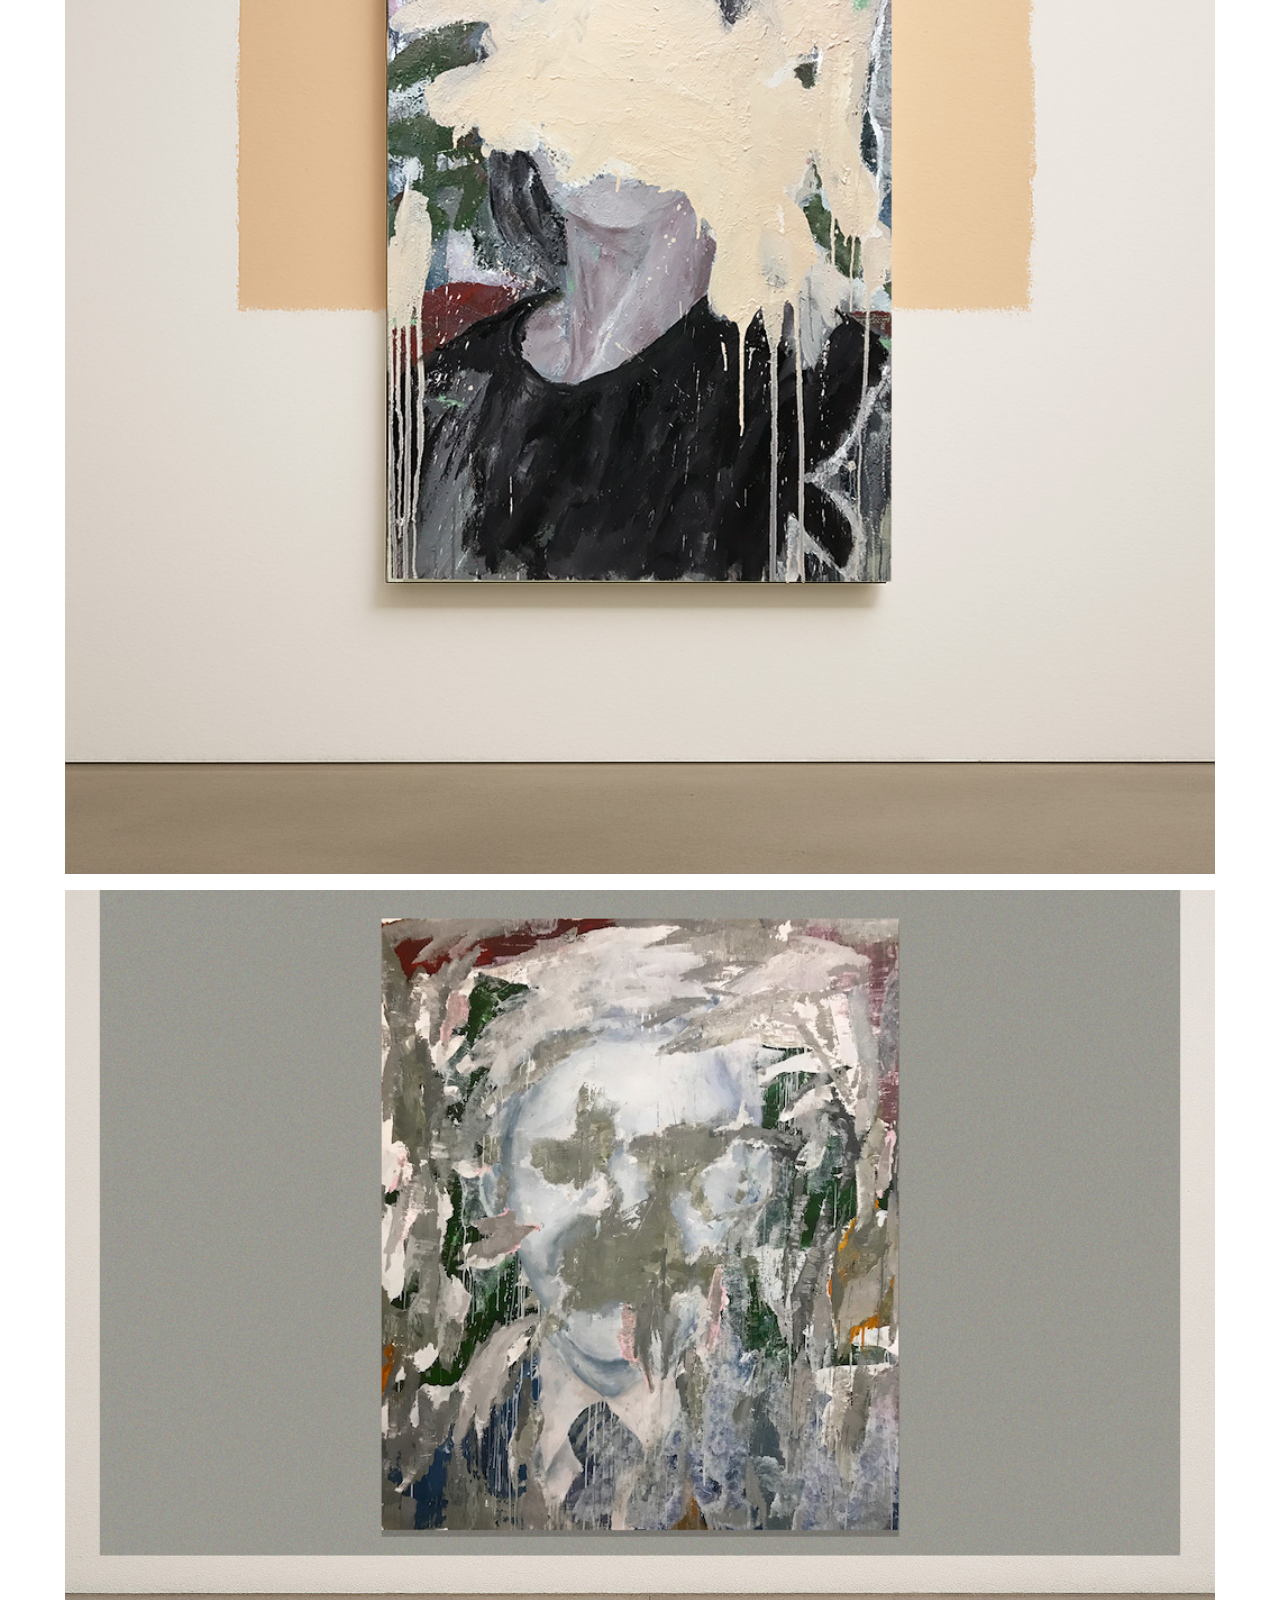
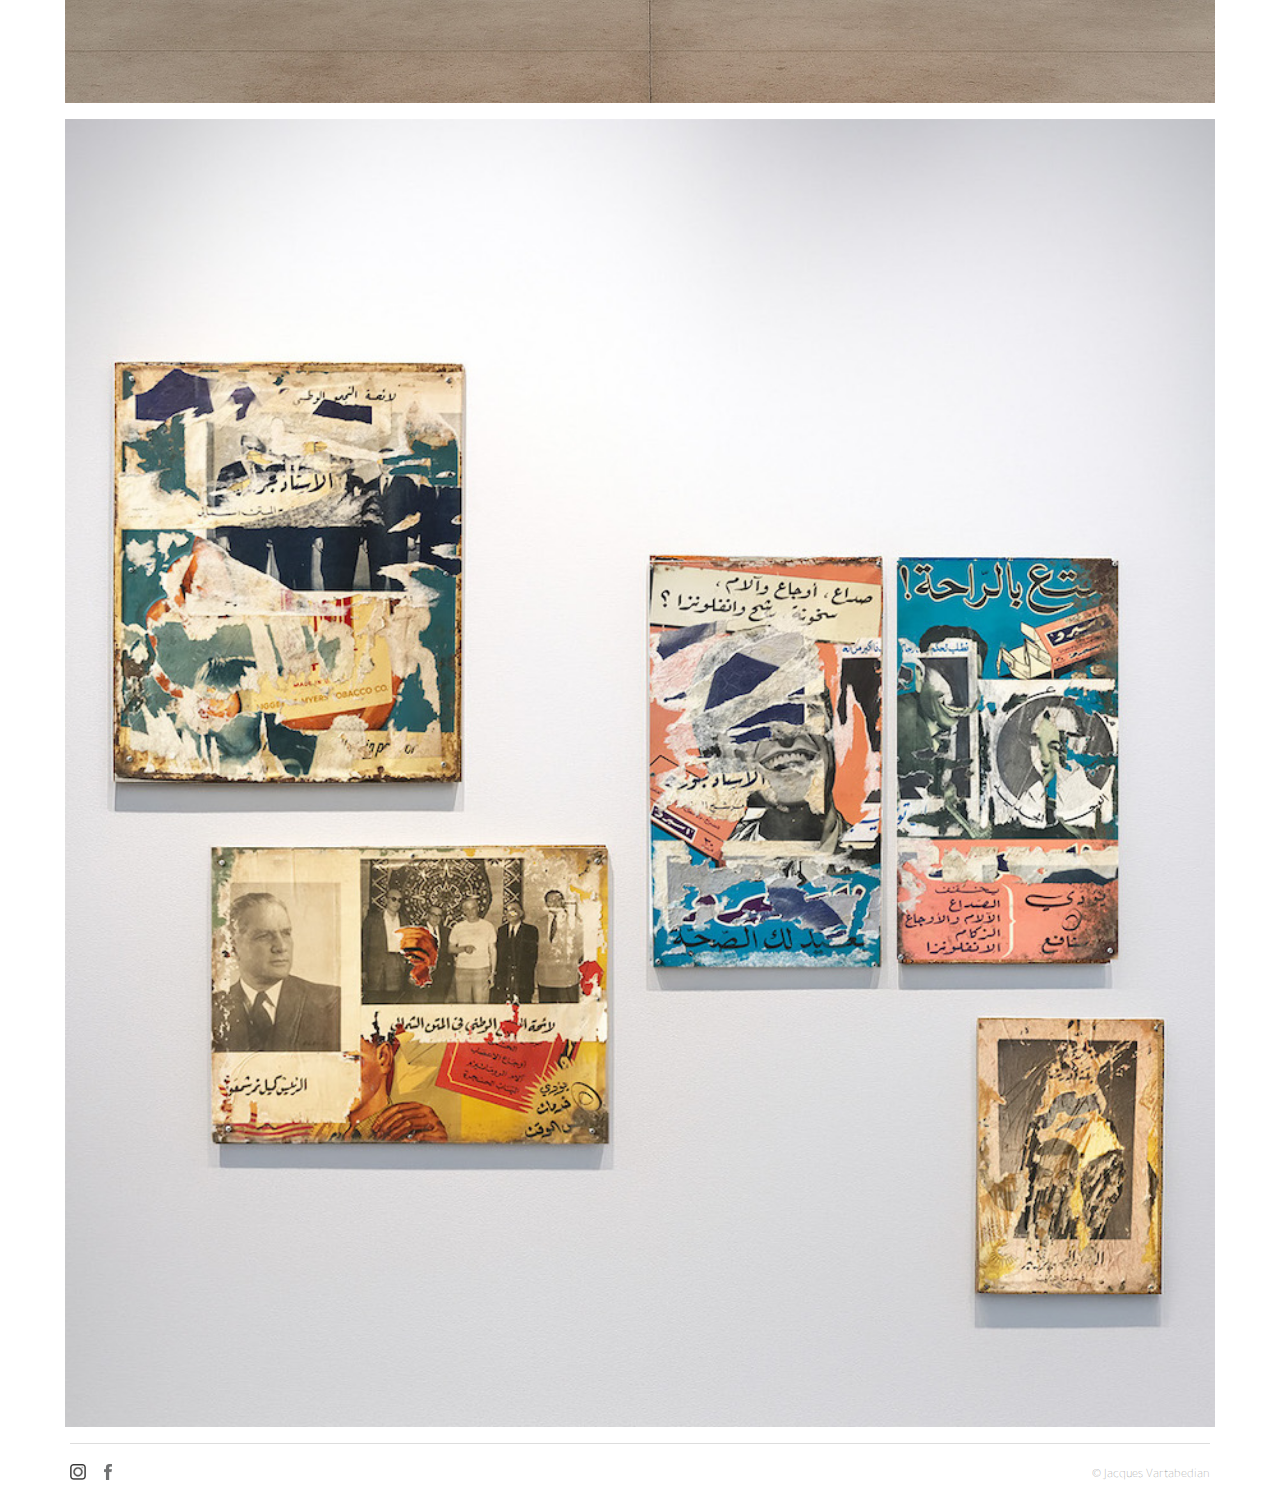
<file: memory.html>
<!DOCTYPE html>
<html lang="en">
<head>
  <meta charset="UTF-8">
  <meta name="viewport" content="width=device-width, initial-scale=1">
  <meta name="description" content="In The Memory of the Ones Who Won’t Make It – a project by Jacques Vartabedian.">
  <meta name="keywords" content="Jacques Vartabedian, memory, archive project">
  <meta name="author" content="Jacques Vartabedian">
  <title>In The Memory of the Ones Who Won’t Make It – Jacques Vartabedian</title>
  <link href="https://fonts.googleapis.com/css2?family=Tajawal:wght@200;300&display=swap" rel="stylesheet">
  <link rel="stylesheet" href="css/style.css">
</head>
<body>

  <header class="header">
    <nav class="navbar">
      <a href="index.html" class="logo">Jacques Vartabedian</a>
      <div class="nav-links">
        <a href="about.html">ABOUT</a>
        <a href="work.html">WORK</a>
        <a href="contact.html">CONTACT</a>
      </div>
    </nav>
  </header>

 <main class="main-content">
  <section class="project-detail">
    <div class="project-media">
      <!-- ► paste your existing <img> or gallery code here, exactly as is -->
    </div>
    <div class="project-description">
    <h1>In the Memory of the Ones Who Didn't Make It (2017-2018)</h1>
    <p>In the Memory of the Ones Who Didn’t Make It examines the visual afterlife of political campaigns, tracing how images of power circulate, rupture, and fade within the public sphere. Through a series of painted installations, the project reflects on the haunting presence of political portraits in everyday life, figures that loom over the city, only to be torn down, erased, or quietly absorbed into the fabric of daily existence.<p>

<p>Organized through systems of repetition, grids, and gaps, these works stand in for absent bodies, erased data, and post-architectural debris. They confront the viewer with the material and symbolic residue of electoral spectacle, where loss operates as a structural condition. The project exposes the contradictions embedded in collective memory and the uneasy perceptions of freedom that accompany them.<p>

<p>This is not a documentary critique, this constructs a mourning space, where memory is both built and undone by loss.</p>
  </main>

  <div class="image-gallery">
  <figure>
    <img src="images/candidate6website.jpg" alt="Installation view 1">
  </figure>
  <figure>
    <img src="images/candidate7website.jpg" alt="Installation view 2">
  </figure>
  <figure>
    <img src="images/candidate4website.jpg" alt="Installation view 3 ">
  </figure>
  <figure>
    <img src="images/candidate10website.jpg" alt="Installation view 4">
  </figure>
  <figure>
    <img src="images/candidate15website.jpg" alt="Installation view 4">
  </figure>
  <figure>
    <img src="images/foundobjectswebsite.jpg" alt="Installation view 5">
  </figure>
</div>


  <footer class="footer">
    <div class="social-icons">
      <a href="https://www.instagram.com/jacques_vartabedian/?hl=en"><img src="images/instagram.png" alt="Instagram"></a>
      <a href="https://facebook.com/"><img src="images/facebook.png" alt="Facebook"></a>
    </div>
    <div class="copyright">© Jacques Vartabedian</div>
  </footer>

</body>
</html>
</file>
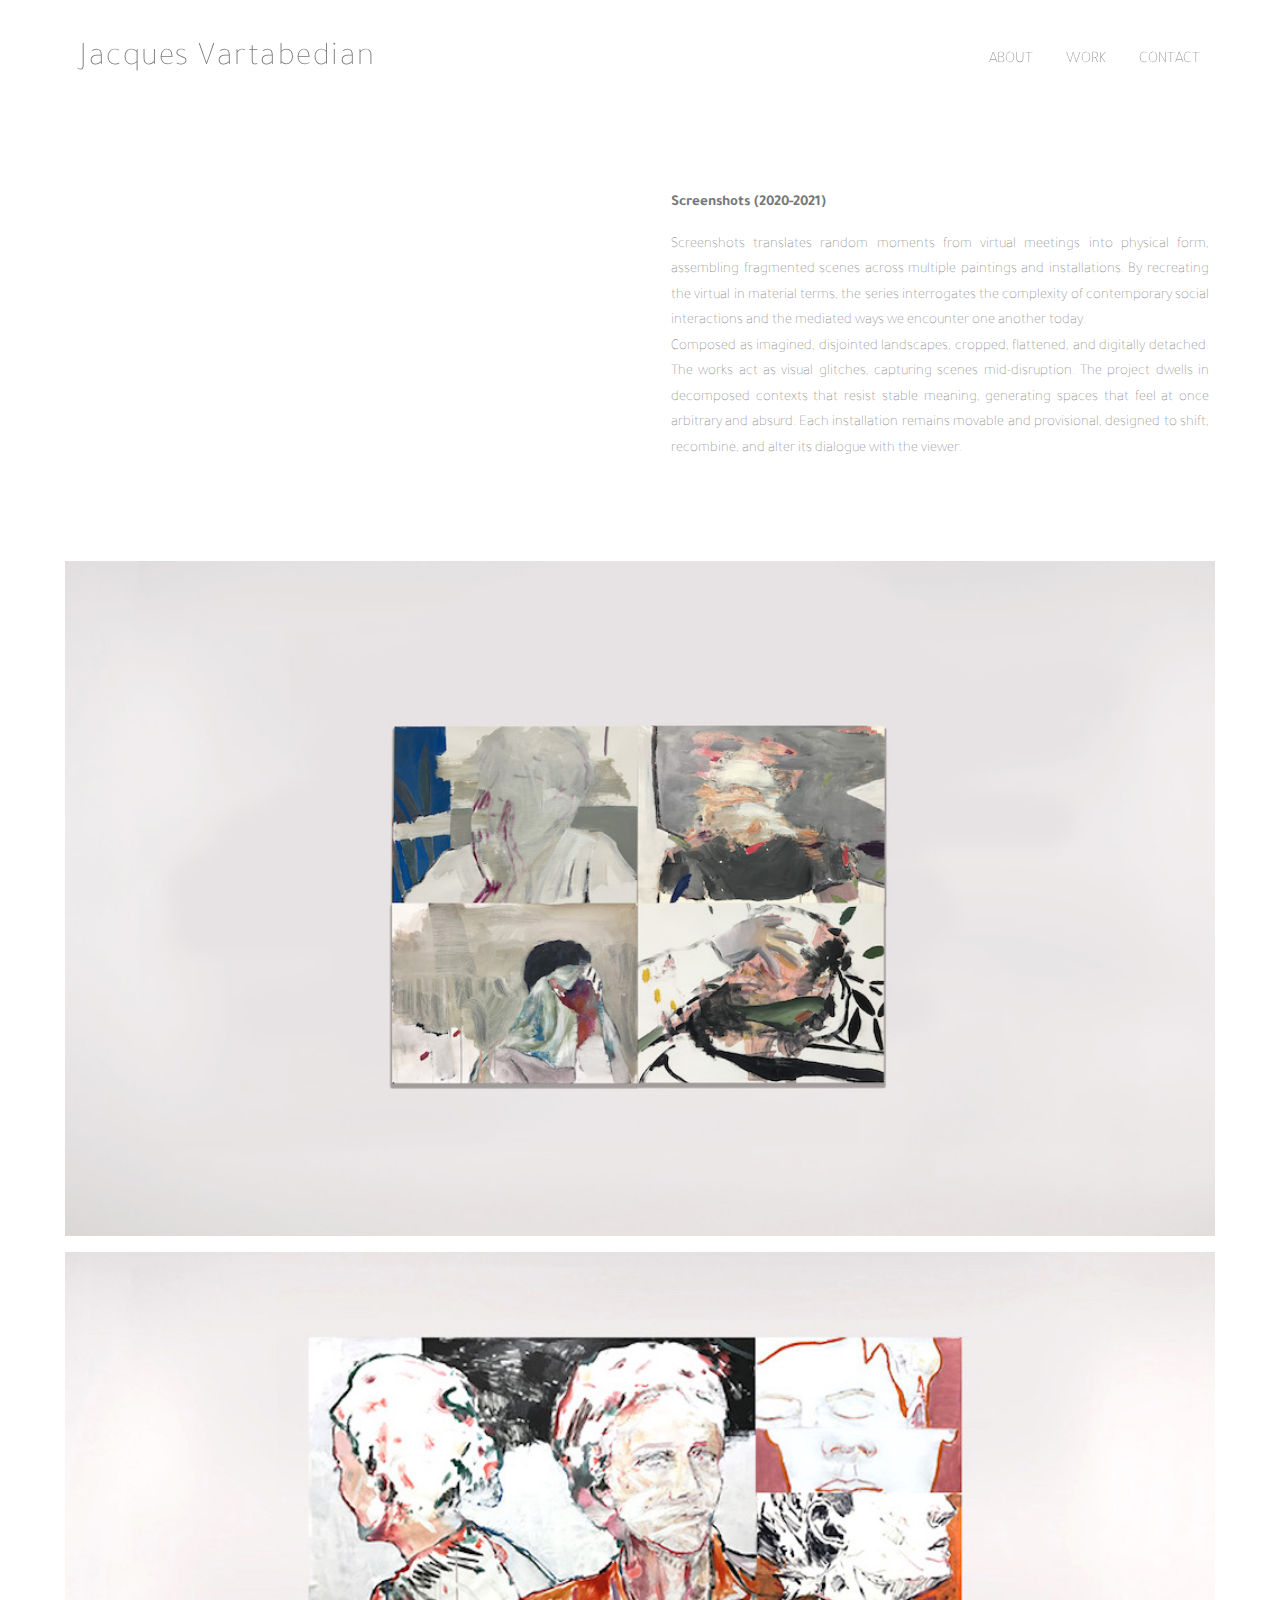
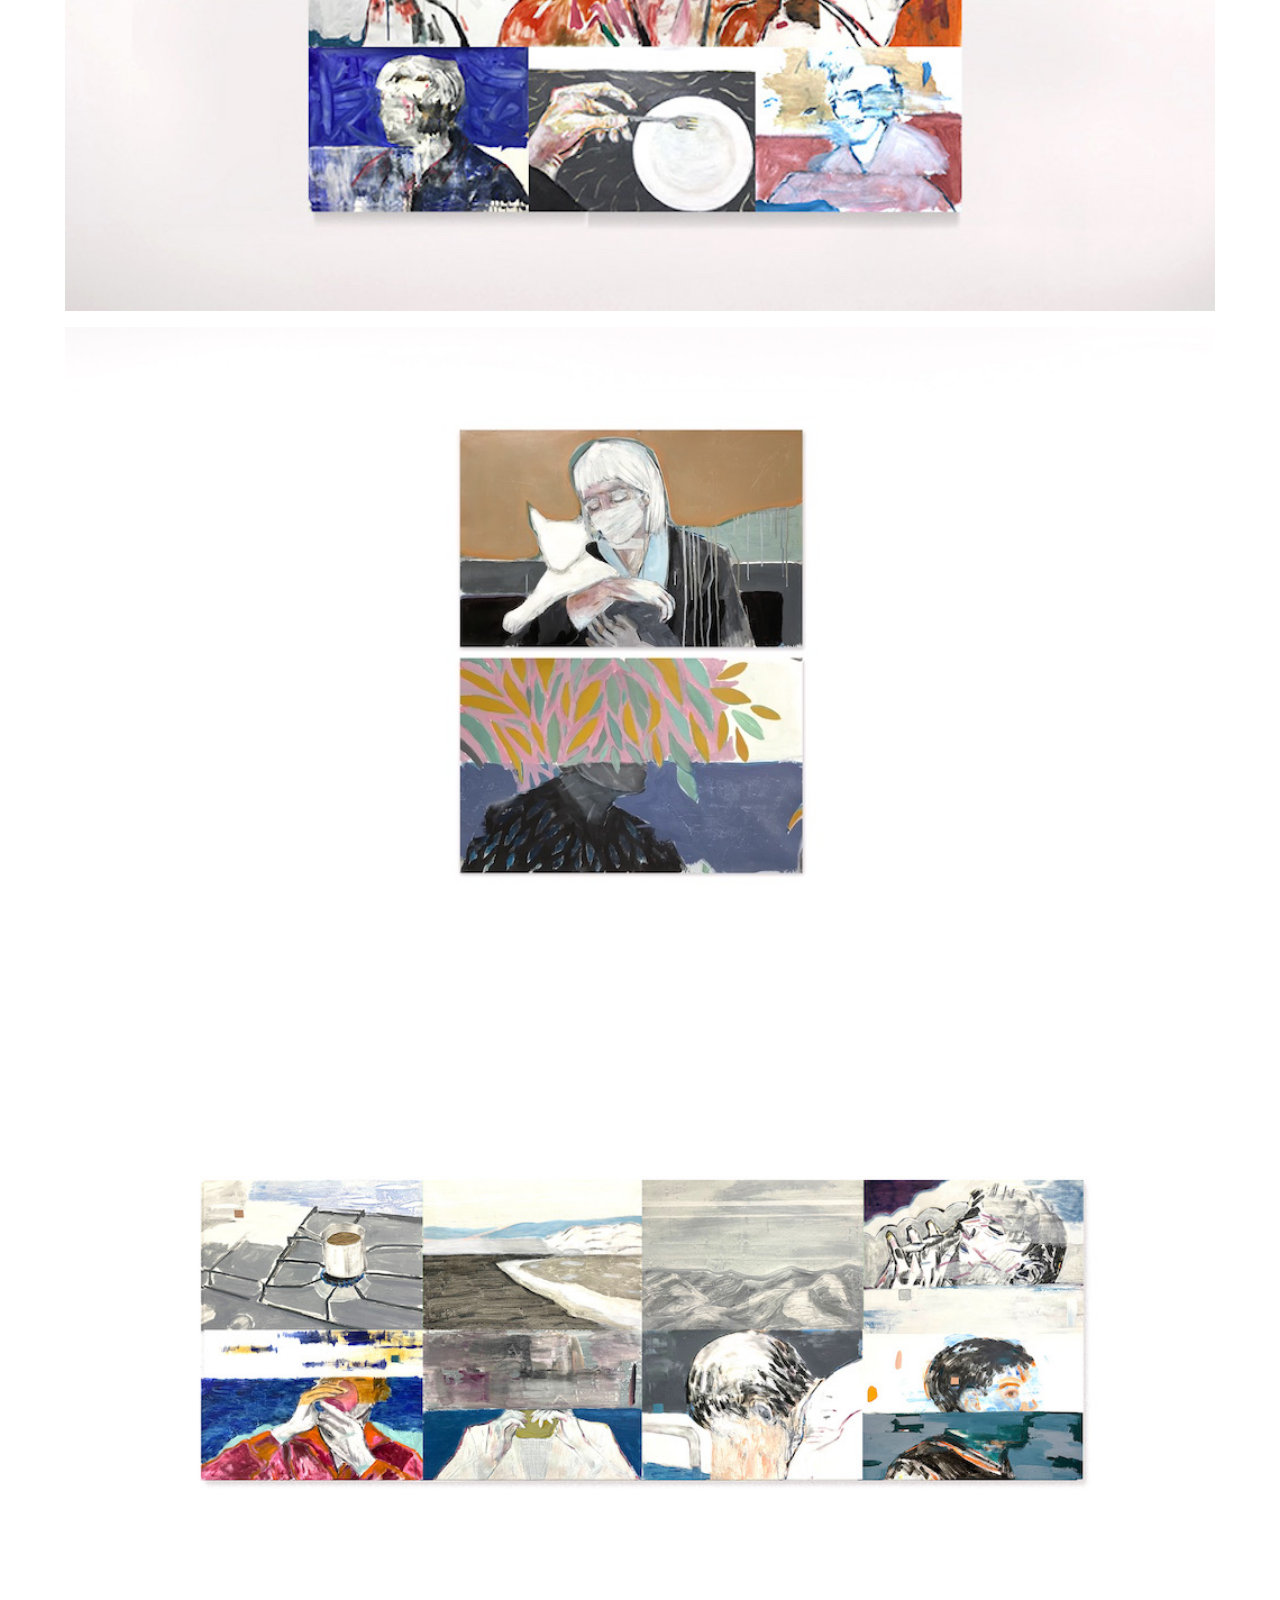
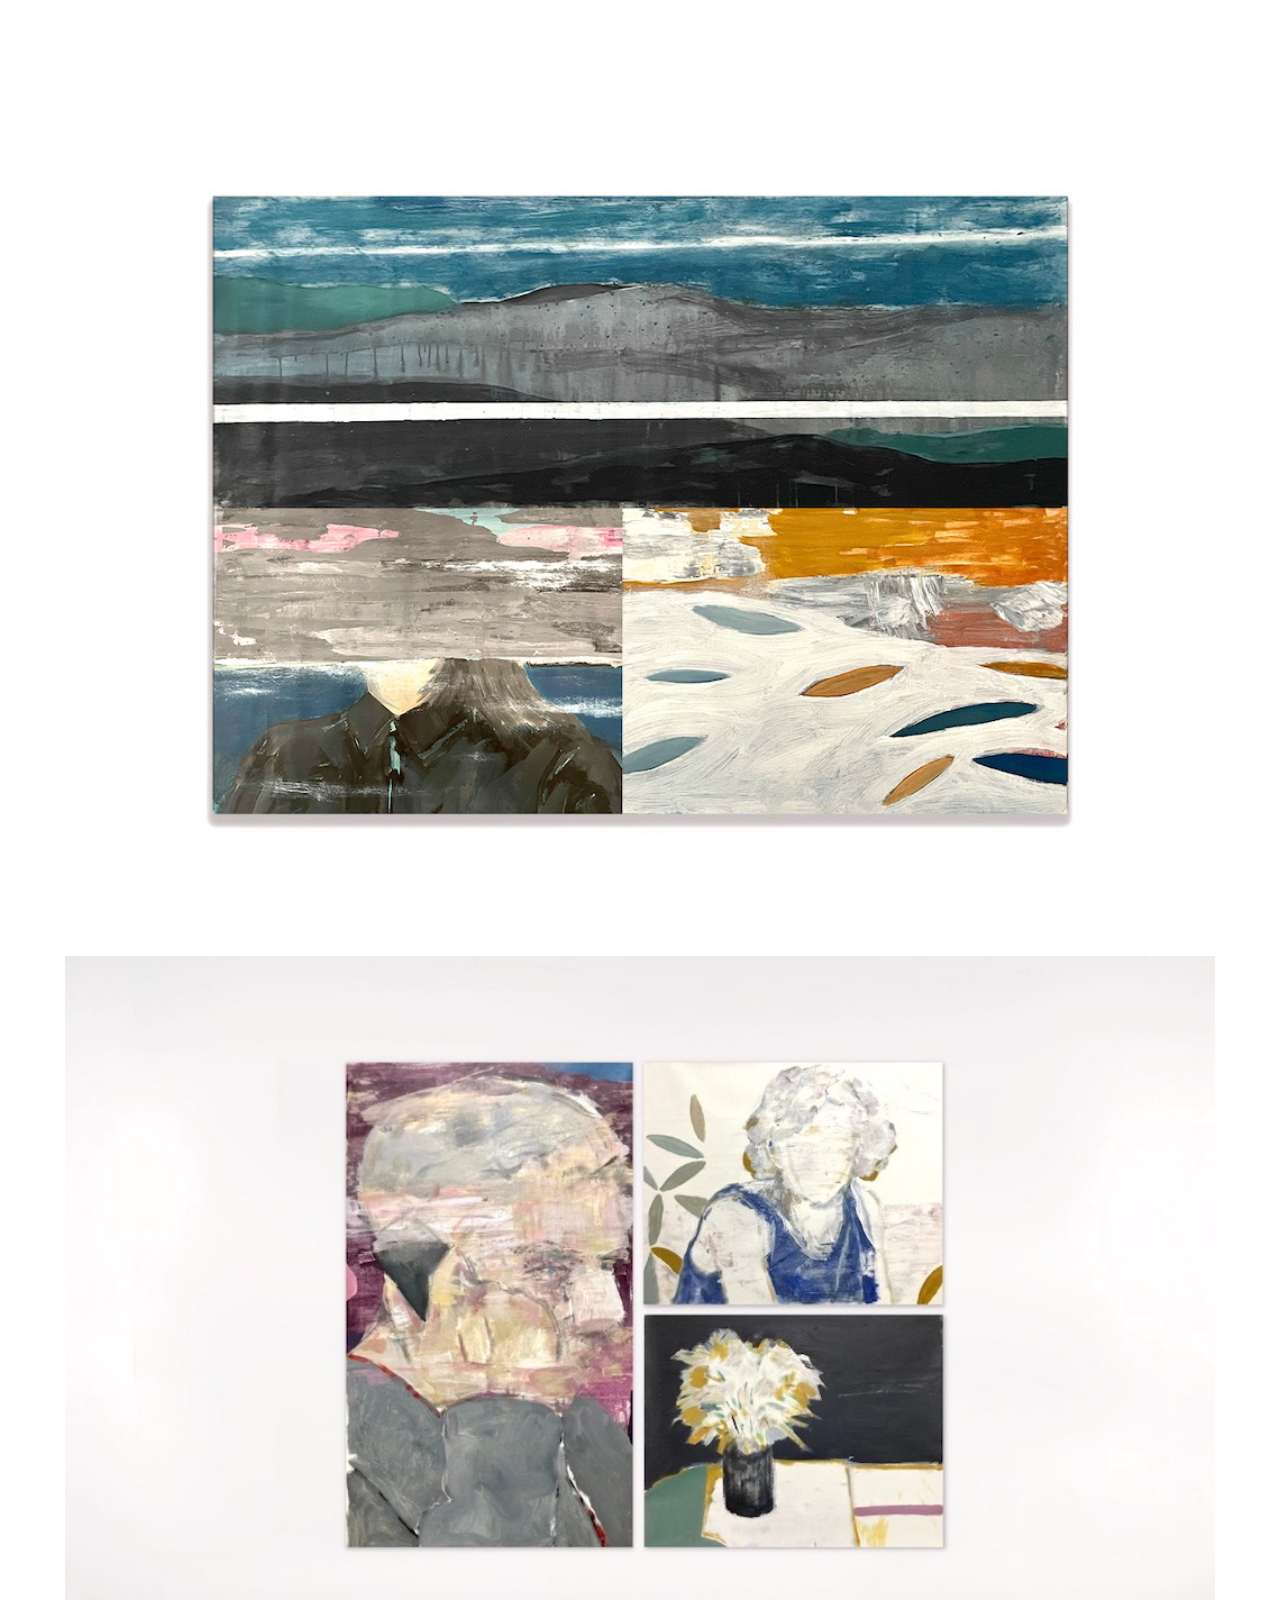
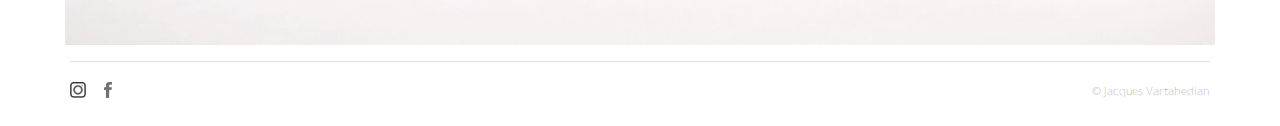
<file: screenshots.html>
<!DOCTYPE html>
<html lang="en">
<head>
  <meta charset="UTF-8">
  <meta name="viewport" content="width=device-width, initial-scale=1">
  <meta name="description" content="Screenshots – a project by Jacques Vartabedian.">
  <meta name="keywords" content="Jacques Vartabedian, screenshots, archive project">
  <meta name="author" content="Jacques Vartabedian">
  <title>Screenshots – Jacques Vartabedian</title>
  <link href="https://fonts.googleapis.com/css2?family=Tajawal:wght@200;300&display=swap" rel="stylesheet">
  <link rel="stylesheet" href="css/style.css">
</head>
<body>

  <header class="header">
    <nav class="navbar">
      <a href="index.html" class="logo">Jacques Vartabedian</a>
      <div class="nav-links">
        <a href="about.html">ABOUT</a>
        <a href="work.html">WORK</a>
        <a href="contact.html">CONTACT</a>
      </div>
    </nav>
  </header>

 <main class="main-content">
  <section class="project-detail">
    <div class="project-media">
      <!-- ► paste your existing <img> or gallery code here, exactly as is -->
    </div>
    <div class="project-description">
    <h1>Screenshots (2020-2021)</h1>
    <p>Screenshots translates random moments from virtual meetings into physical form, assembling fragmented scenes across multiple paintings and installations. By recreating the virtual in material terms, the series interrogates the complexity of contemporary social interactions and the mediated ways we encounter one another today.<p>

<p>Composed as imagined, disjointed landscapes, cropped, flattened, and digitally detached. The works act as visual glitches, capturing scenes mid-disruption. The project dwells in decomposed contexts that resist stable meaning, generating spaces that feel at once arbitrary and absurd. Each installation remains movable and provisional, designed to shift, recombine, and alter its dialogue with the viewer.</p>
  </main>

  <div class="image-gallery">
  <figure>
    <img src="images/screenshot1website.jpg" alt="Installation view 1">
  </figure>
  <figure>
    <img src="images/screenshot2website.jpg" alt="Installation view 2">
  </figure>
  <figure>
    <img src="images/screenshot4website.jpg" alt="Installation view 3 ">
  </figure>
  <figure>
    <img src="images/screenshot7website.jpg" alt="Installation view 4">
  </figure>
  <figure>
    <img src="images/screenshot8website.jpg" alt="Installation view 5">
  </figure>
  <figure>
    <img src="images/screenshots.jpg" alt="Detail view, Sorry for Interrupting (3)">
  </figure>
</div>

  <footer class="footer">
    <div class="social-icons">
      <a href="https://www.instagram.com/jacques_vartabedian/?hl=en"><img src="images/instagram.png" alt="Instagram"></a>
      <a href="https://facebook.com/"><img src="images/facebook.png" alt="Facebook"></a>
    </div>
    <div class="copyright">© Jacques Vartabedian</div>
  </footer>

</body>
</html>
</file>
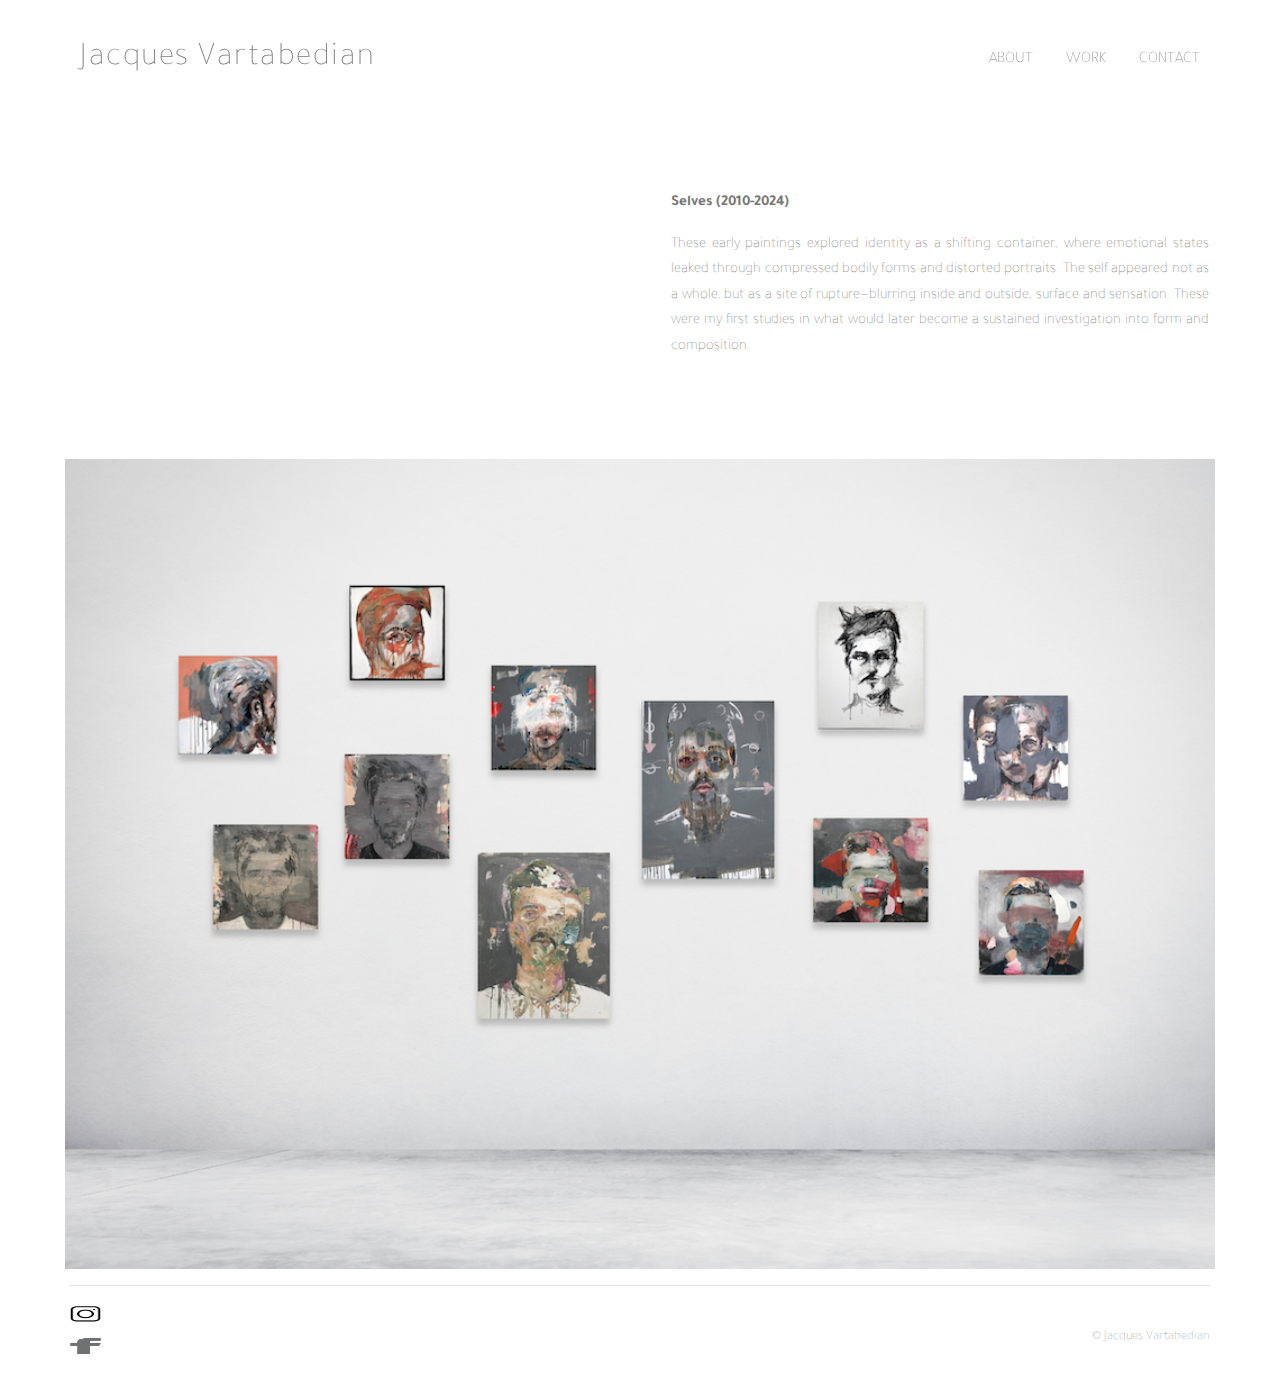
<file: selves.html>
<!DOCTYPE html>
<html lang="en">
<head>
  <meta charset="UTF-8">
  <meta name="viewport" content="width=device-width, initial-scale=1">
  <meta name="description" content="Selves – a project by Jacques Vartabedian.">
  <meta name="keywords" content="Jacques Vartabedian, Selves, archive project">
  <meta name="author" content="Jacques Vartabedian">
  <title>Selves – Jacques Vartabedian</title>
  <link href="https://fonts.googleapis.com/css2?family=Tajawal:wght@200;300&display=swap" rel="stylesheet">
  <link rel="stylesheet" href="css/style.css">
</head>
<body>

  <header class="header">
    <nav class="navbar">
      <a href="index.html" class="logo">Jacques Vartabedian</a>
      <div class="nav-links">
        <a href="about.html">ABOUT</a>
        <a href="work.html">WORK</a>
        <a href="contact.html">CONTACT</a>
      </div>
    </nav>
  </header>

<main class="main-content">
  <section class="project-detail">
    <div class="project-media">
      <!-- ► paste your existing <img> or gallery code here, exactly as is -->
    </div>
    <div class="project-description">
    <h1>Selves (2010-2024)</h1>
    <p>These early paintings explored identity as a shifting container, where emotional states leaked through compressed bodily forms and distorted portraits. The self appeared not as a whole, but as a site of rupture—blurring inside and outside, surface and sensation. These were my first studies in what would later become a sustained investigation into form and composition.</p>
  </main>

  <div class="image-gallery">
  <figure>
    <img src="images/selfportraits.jpg" alt="Installation view 1">
  </figure>

  <footer class="footer">
    <div class="social-icons">
      <a href="https://www.instagram.com/jacques_vartabedian/?hl=en"><img src="images/instagram.png" alt="Instagram"></a>
      <a href="https://facebook.com/"><img src="images/facebook.png" alt="Facebook"></a>
    </div>
    <div class="copyright">© Jacques Vartabedian</div>
  </footer>


</body>
</html>
</file>
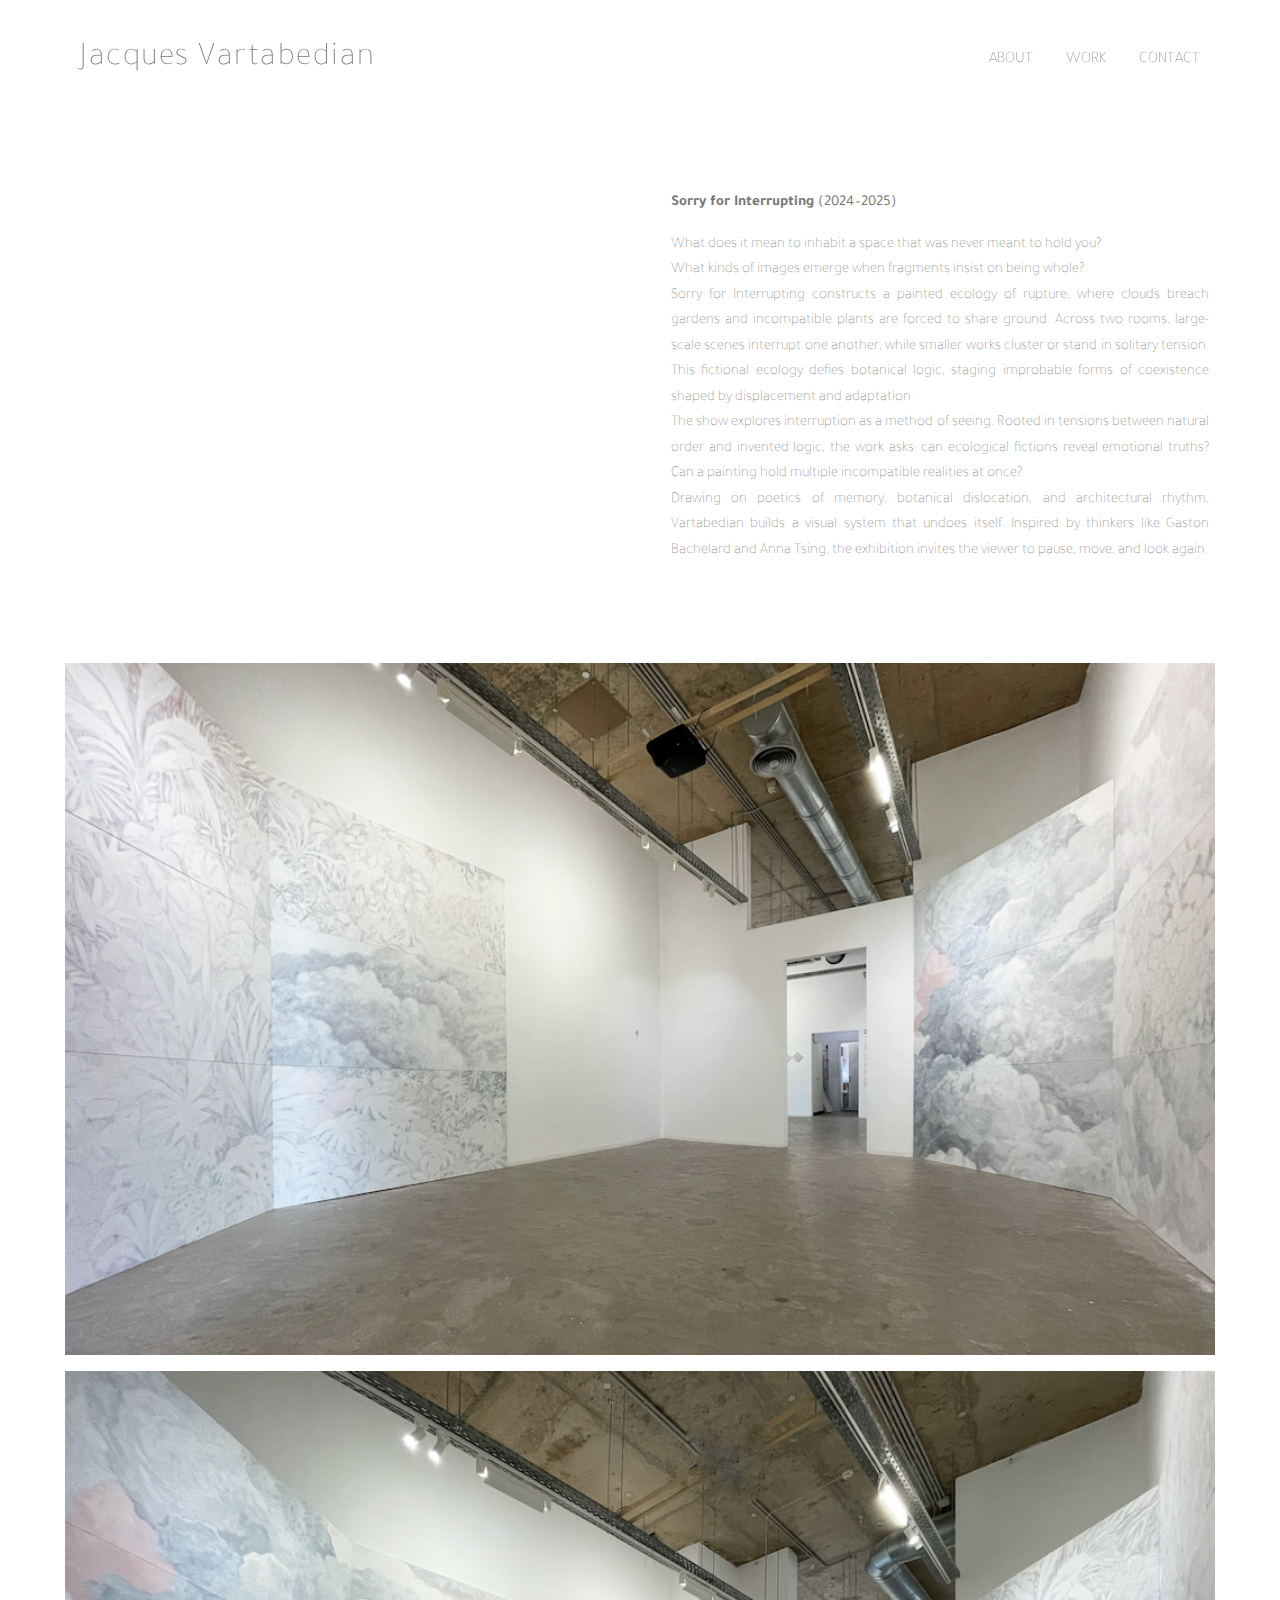
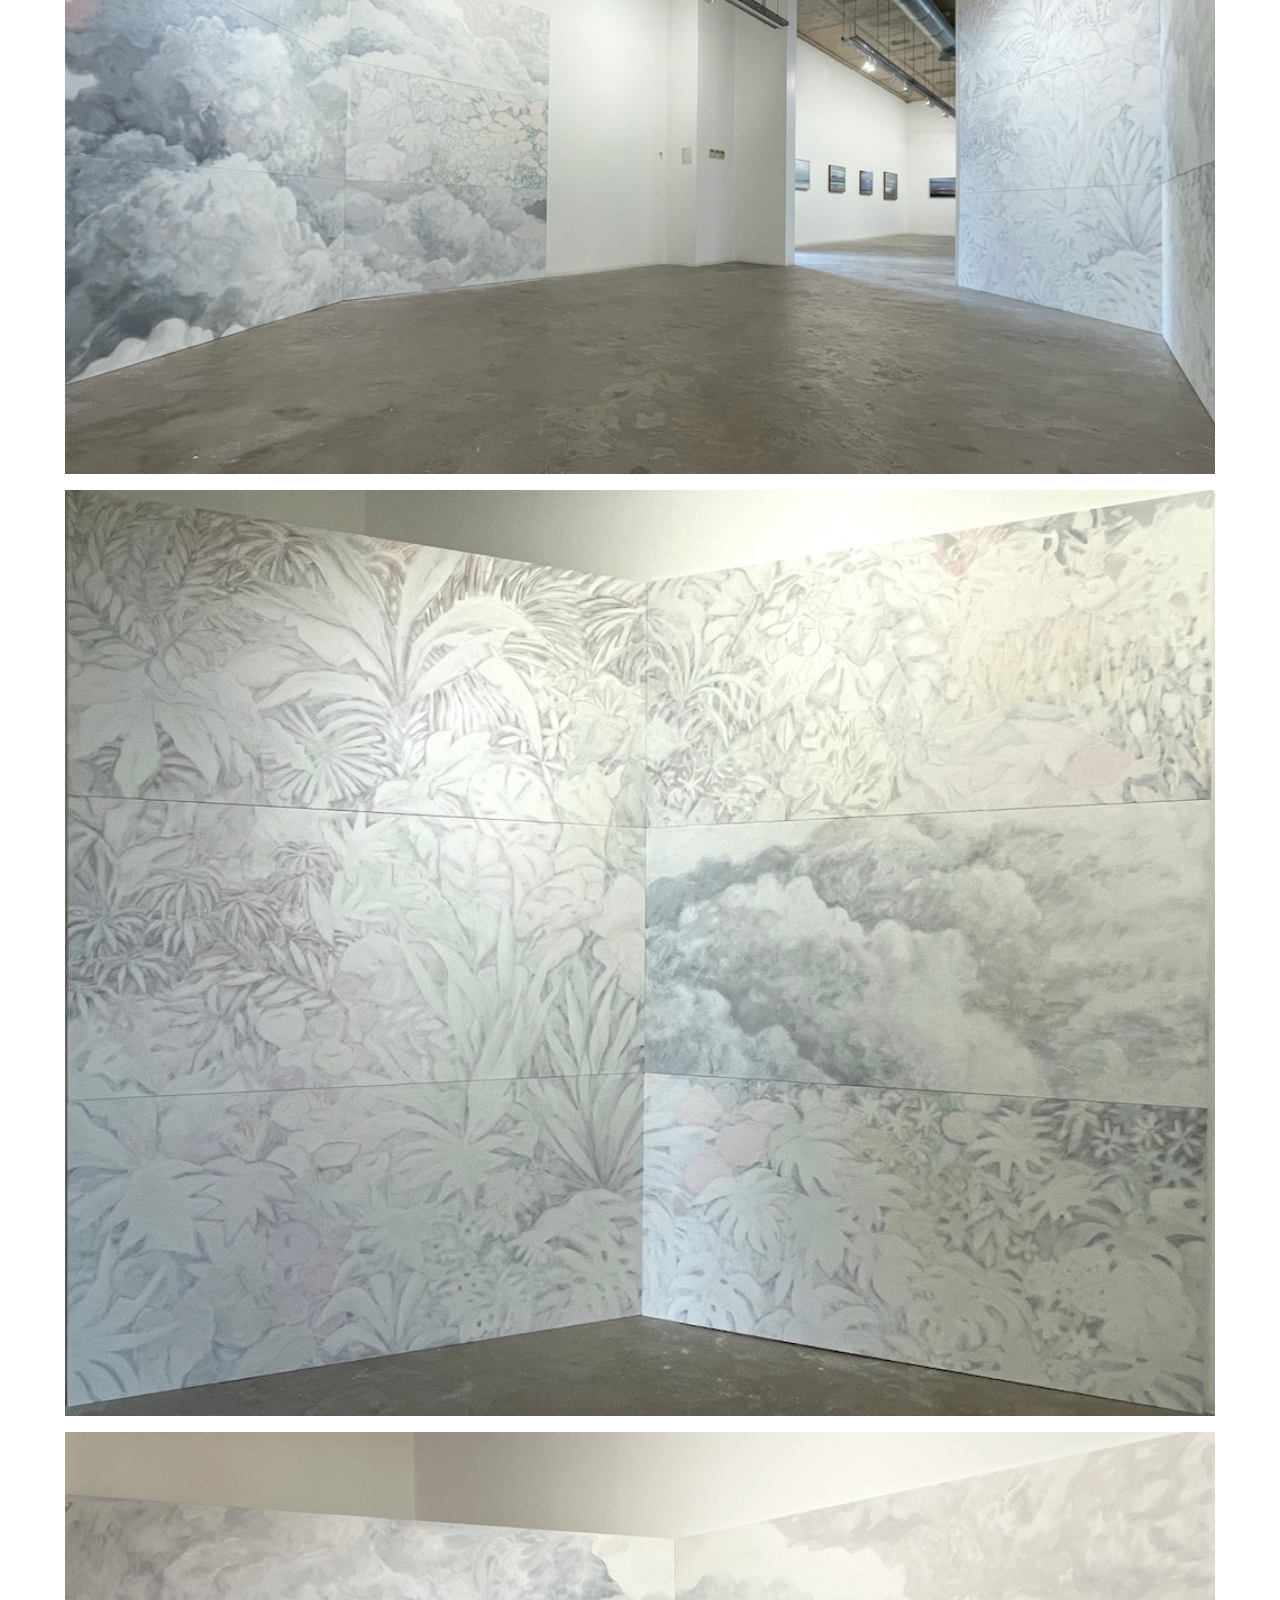
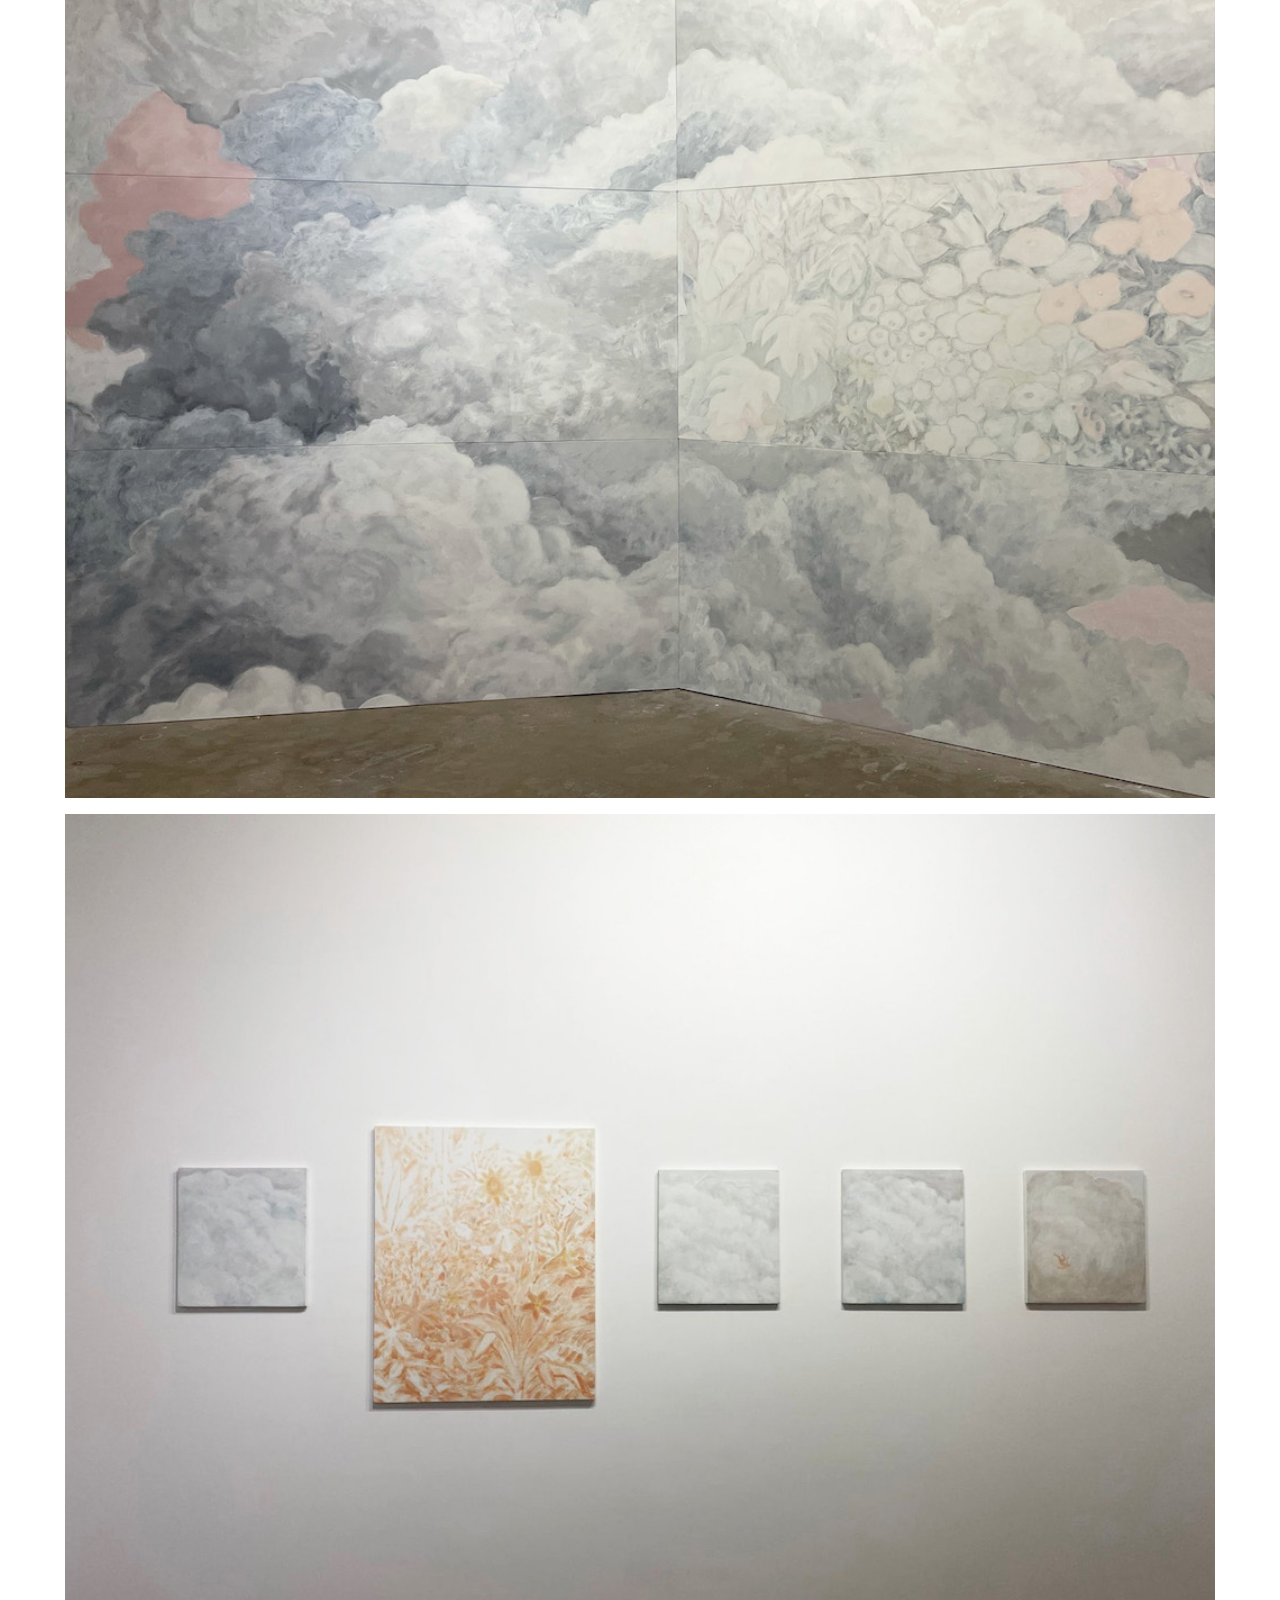
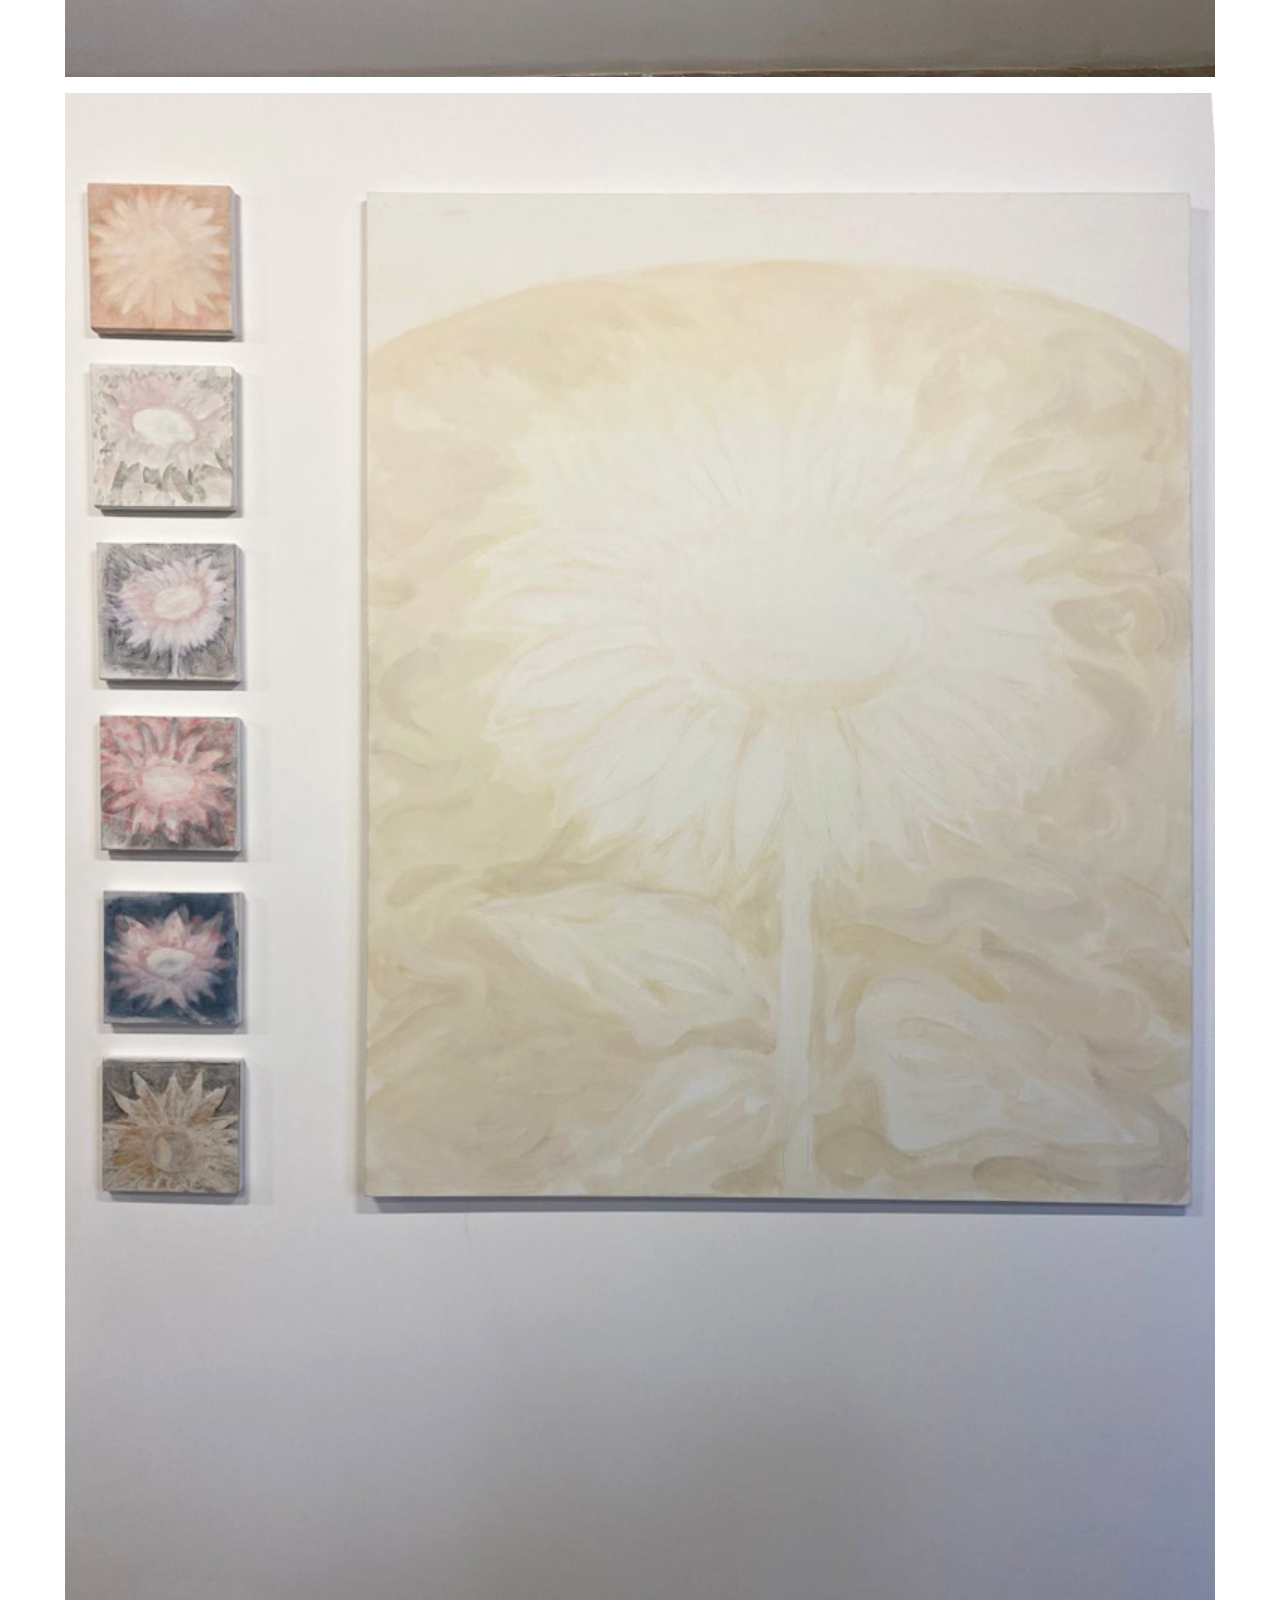
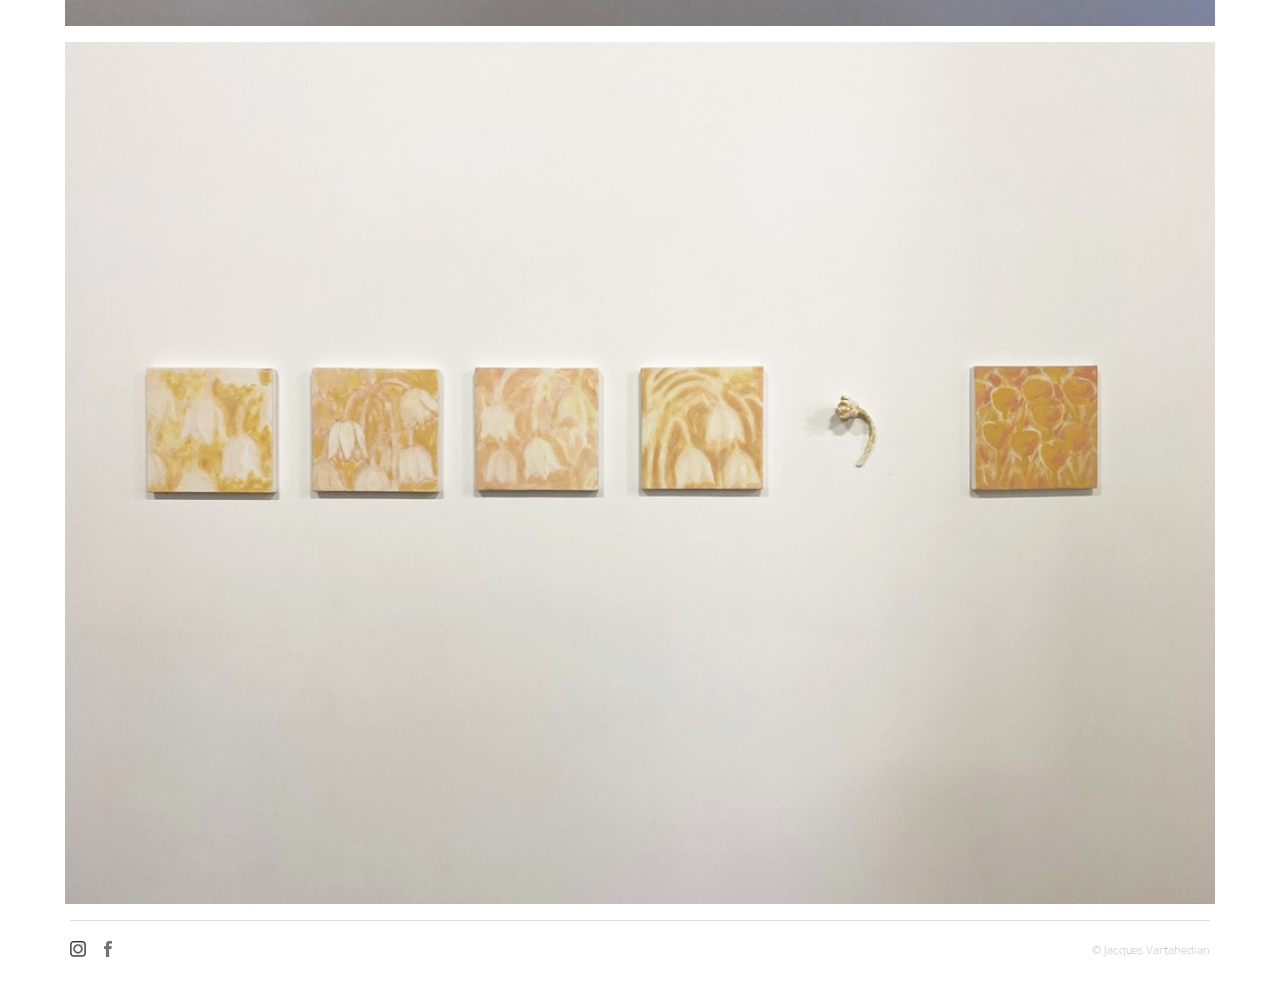
<file: sorryforinterrupting.html>
<!DOCTYPE html>
<html lang="en">
<head>
  <meta charset="UTF-8">
  <meta name="viewport" content="width=device-width, initial-scale=1">
  <meta name="description" content="Sorry for Interrupting – a project by Jacques Vartabedian.">
  <meta name="keywords" content="Jacques Vartabedian, Sorryforinterrupting, archive project">
  <meta name="author" content="Jacques Vartabedian">
  <title>Sorry for Interrupting – Jacques Vartabedian</title>
  <link href="https://fonts.googleapis.com/css2?family=Tajawal:wght@200;300&display=swap" rel="stylesheet">
  <link rel="stylesheet" href="css/style.css">
</head>
<body>

  <header class="header">
    <nav class="navbar">
      <a href="index.html" class="logo">Jacques Vartabedian</a>
      <div class="nav-links">
        <a href="about.html">ABOUT</a>
        <a href="work.html">WORK</a>
        <a href="contact.html">CONTACT</a>
      </div>
    </nav>
  </header>

  <main class="main-content">
  <section class="project-detail">
    <div class="project-media">
      <!-- ► paste your existing <img> or gallery code here, exactly as is -->
    </div>
    <div class="project-description">
      <h1>Sorry for Interrupting <span class="project-year">(2024–2025)</span></h1>
      <p>
       What does it mean to inhabit a space that was never meant to hold you?<p>
      <p>What kinds of images emerge when fragments insist on being whole?<p>
<p>Sorry for Interrupting constructs a painted ecology of rupture, where clouds breach gardens and incompatible plants are forced to share ground. Across two rooms, large-scale scenes interrupt one another, while smaller works cluster or stand in solitary tension. This fictional ecology defies botanical logic, staging improbable forms of coexistence shaped by displacement and adaptation.<p>

<p>The show explores interruption as a method of seeing. Rooted in tensions between natural order and invented logic, the work asks: can ecological fictions reveal emotional truths? Can a painting hold multiple incompatible realities at once?<P>

<P>Drawing on poetics of memory, botanical dislocation, and architectural rhythm, Vartabedian builds a visual system that undoes itself. Inspired by thinkers like Gaston Bachelard and Anna Tsing, the exhibition invites the viewer to pause, move, and look again.

      </p>
    </div>
  </section>
</main>

<div class="image-gallery">
  <figure>
    <img src="images/room1website.jpg" alt="Installation view 1">
  </figure>
  <figure>
    <img src="images/room2website.jpg" alt="Installation view 2">
  </figure>
  <figure>
    <img src="images/sorry.jpg" alt="Installation view 2">
  </figure>
  <figure>
    <img src="images/room3websitebright.jpg" alt="Installation view 3 ">
  </figure>
  <figure>
    <img src="images/sorry2website.jpg" alt="Detail view, Sorry for Interrupting (2)">
  </figure>
  <figure>
    <img src="images/sorry3website.jpg" alt="Detail view, Sorry for Interrupting (3)">
  </figure>
  <figure>
    <img src="images/sorrywebsite.jpg" alt="Small-format works, Sorry for Interrupting">
  </figure>
</div>

  <footer class="footer">
    <div class="social-icons">
      <a href="https://www.instagram.com/jacques_vartabedian/?hl=en"><img src="images/instagram.png" alt="Instagram"></a>
      <a href="https://facebook.com/"><img src="images/facebook.png" alt="Facebook"></a>
    </div>
    <div class="copyright">© Jacques Vartabedian</div>
  </footer>

</body>
</html>
</file>
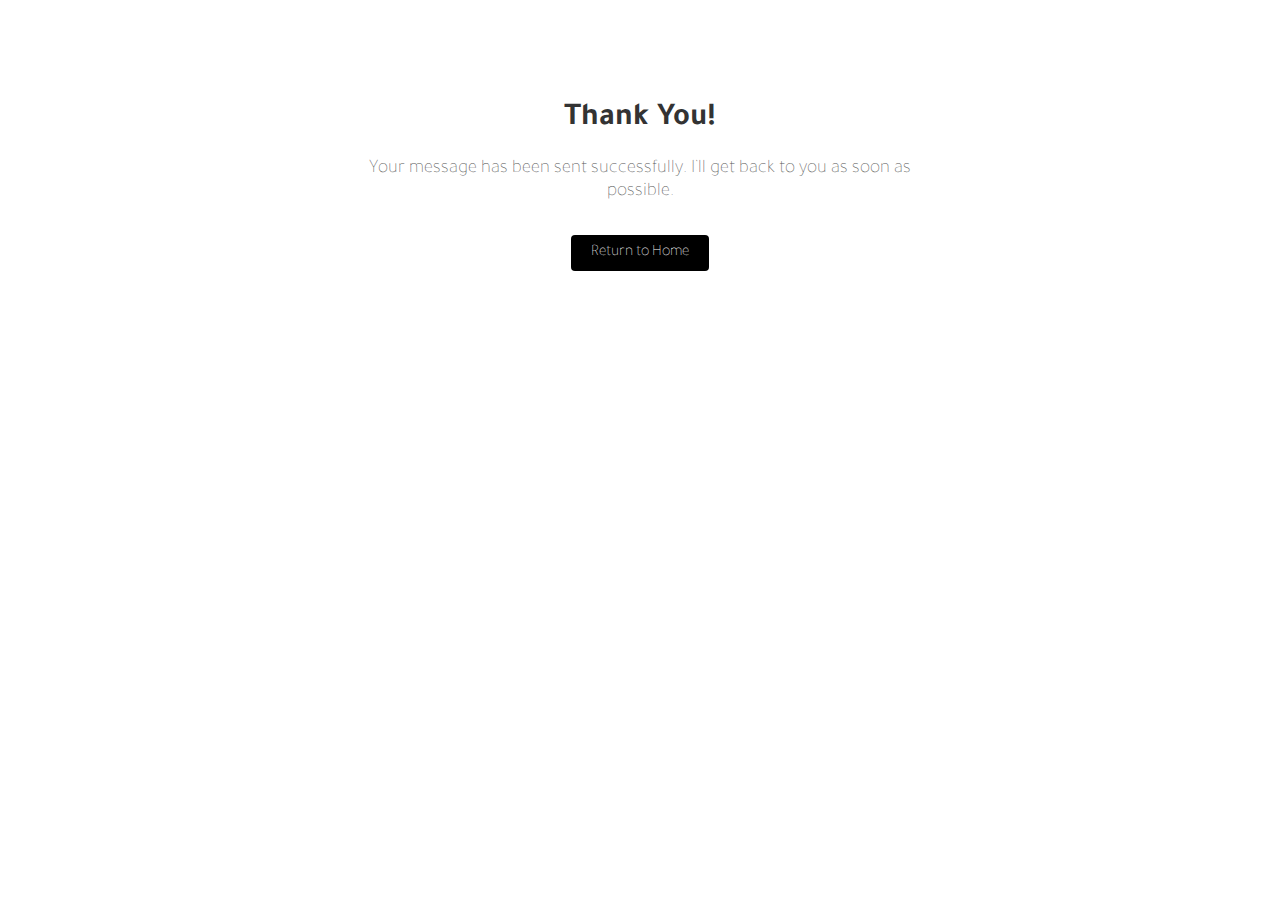
<file: thanks.html>
<!DOCTYPE html>
<html lang="en">
<head>
  <meta charset="UTF-8">
  <meta name="viewport" content="width=device-width, initial-scale=1.0">
  <meta name="description" content="Thank you for reaching out to Jacques Vartabedian.">
  <title>Thank You - Jacques Vartabedian</title>
  <link href="https://fonts.googleapis.com/css2?family=Tajawal:wght@200;300&display=swap" rel="stylesheet">
  <link rel="stylesheet" href="css/style.css">
  <style>
    .thanks-container {
      text-align: center;
      padding: 100px 20px;
      max-width: 600px;
      margin: 0 auto;
    }
    .thanks-container h1 {
      font-size: 2rem;
      margin-bottom: 20px;
      color: #333;
    }
    .thanks-container p {
      font-size: 1.2rem;
      color: #555;
      margin-bottom: 40px;
    }
    .thanks-container a {
      text-decoration: none;
      background: #000;
      color: #fff;
      padding: 10px 20px;
      border-radius: 4px;
      transition: background 0.3s ease;
    }
    .thanks-container a:hover {
      background: #444;
    }
  </style>
</head>
<body>
  <div class="thanks-container">
    <h1>Thank You!</h1>
    <p>Your message has been sent successfully.  
       I’ll get back to you as soon as possible.</p>
    <a href="index.html">Return to Home</a>
  </div>
</body>
</html>
</file>
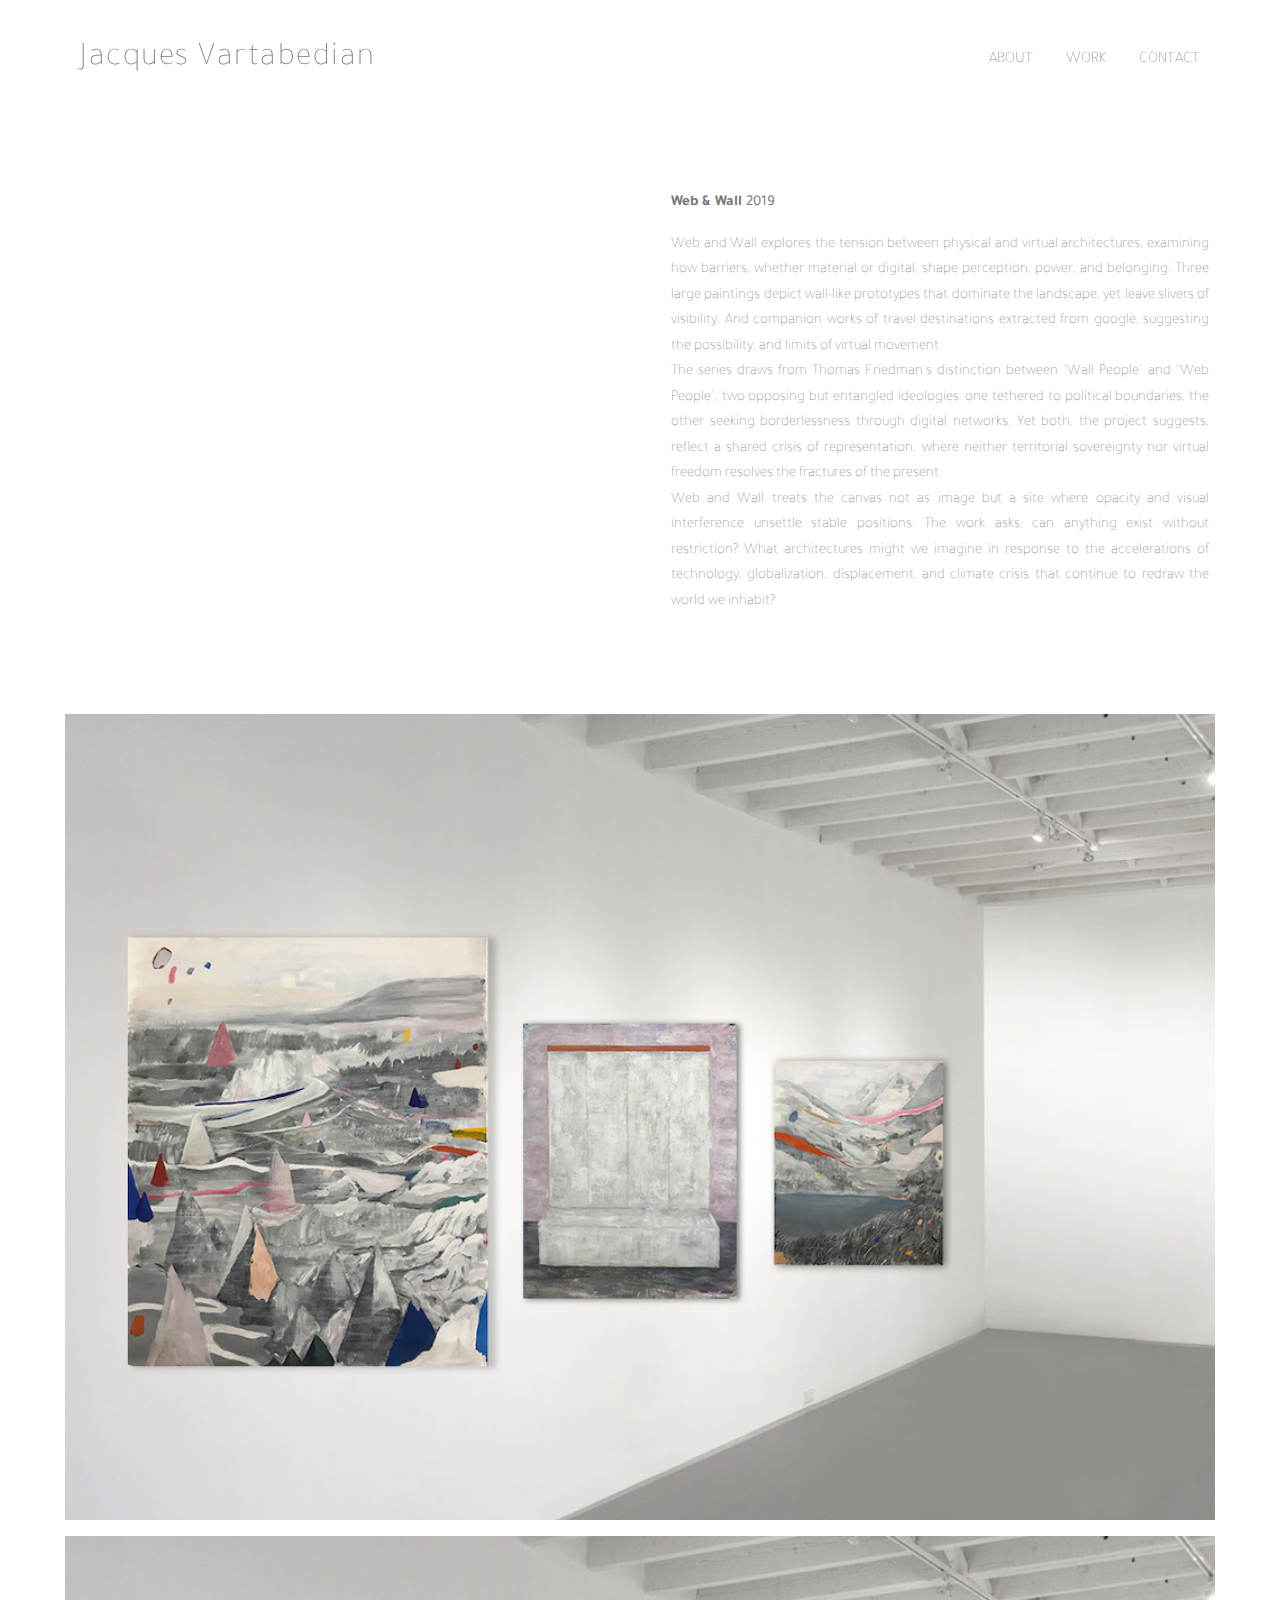
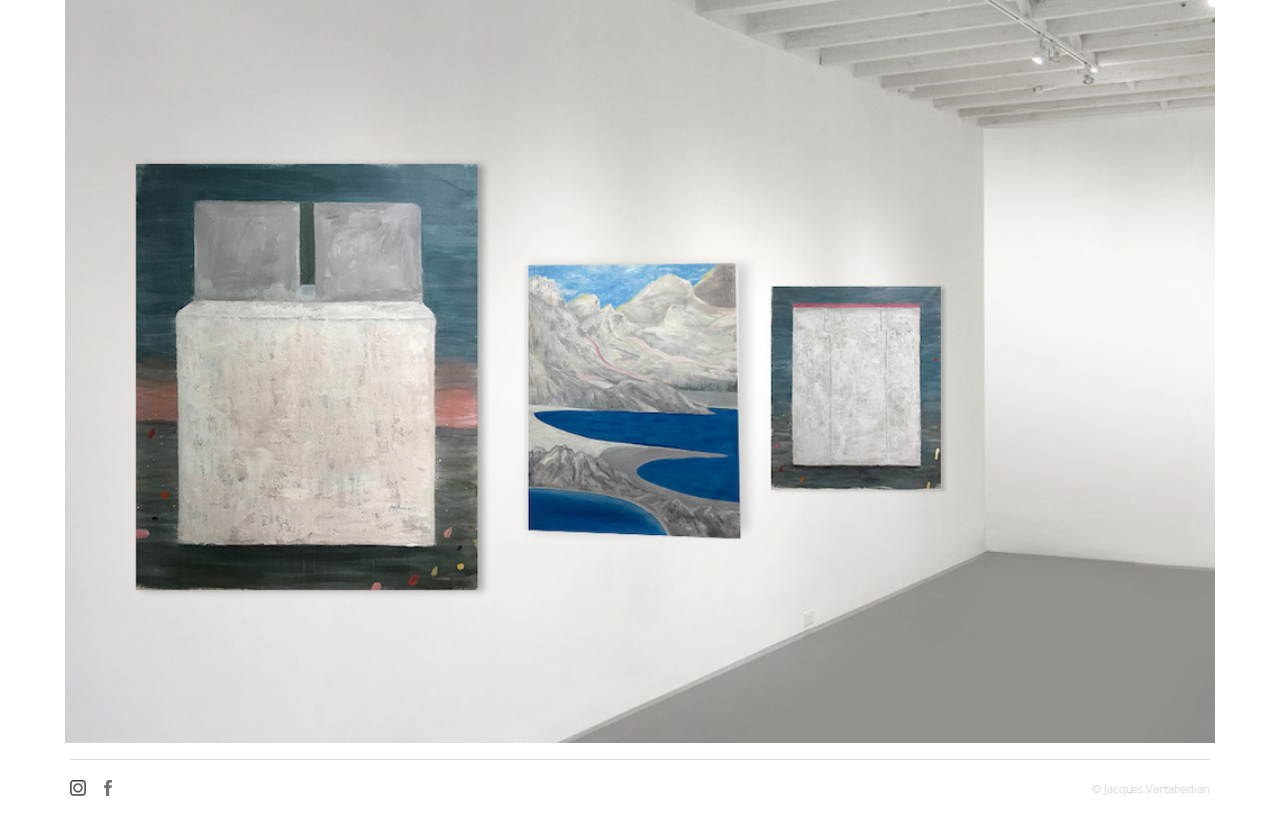
<file: web-and-wall.html>
<!DOCTYPE html>
<html lang="en">
<head>
  <meta charset="UTF-8">
  <meta name="viewport" content="width=device-width, initial-scale=1">
  <meta name="description" content="Web & Wall – a project by Jacques Vartabedian.">
  <meta name="keywords" content="Jacques Vartabedian, Web & Wall, archive project">
  <meta name="author" content="Jacques Vartabedian">
  <title>Web &amp; Wall – Jacques Vartabedian</title>
  <link href="https://fonts.googleapis.com/css2?family=Tajawal:wght@200;300&display=swap" rel="stylesheet">
  <link rel="stylesheet" href="css/style.css">
</head>
<body>

  <header class="header">
    <nav class="navbar">
      <a href="index.html" class="logo">Jacques Vartabedian</a>
      <div class="nav-links">
        <a href="about.html">ABOUT</a>
        <a href="work.html">WORK</a>
        <a href="contact.html">CONTACT</a>
      </div>
    </nav>
  </header>

  <main class="main-content">
  <section class="project-detail">
    <div class="project-media">
      <!-- ► paste your existing <img> or gallery code here, exactly as is -->
    </div>
    <div class="project-description">
      <h1>Web & Wall <span class="project-year">2019</span></h1>
      <p>Web and Wall explores the tension between physical and virtual architectures, examining how barriers, whether material or digital, shape perception, power, and belonging. Three large paintings depict wall-like prototypes that dominate the landscape, yet leave slivers of visibility. And companion works of travel destinations extracted from google, suggesting the possibility, and limits of virtual movement.<p>

<p>The series draws from Thomas Friedman’s distinction between “Wall People” and “Web People”, two opposing but entangled ideologies: one tethered to political boundaries, the other seeking borderlessness through digital networks. Yet both, the project suggests, reflect a shared crisis of representation, where neither territorial sovereignty nor virtual freedom resolves the fractures of the present.<p>

<p>Web and Wall treats the canvas not as image but a site where opacity and visual interference unsettle stable positions. The work asks: can anything exist without restriction? What architectures might we imagine in response to the accelerations of technology, globalization, displacement, and climate crisis that continue to redraw the world we inhabit?
      </p>
    </div>
  </section>
</main>

  <div class="image-gallery">
  <figure>
    <img src="images/webandwall1.jpg" alt="Installation view 1">
  </figure>
  <figure>
    <img src="images/webandwall2.jpg" alt="Installation view 2">
  </figure>
</div>

  <footer class="footer">
    <div class="social-icons">
      <a href="https://www.instagram.com/jacques_vartabedian/?hl=en"><img src="images/instagram.png" alt="Instagram"></a>
      <a href="https://facebook.com/"><img src="images/facebook.png" alt="Facebook"></a>
    </div>
    <div class="copyright">© Jacques Vartabedian</div>
  </footer>

</body>
</html>
</file>
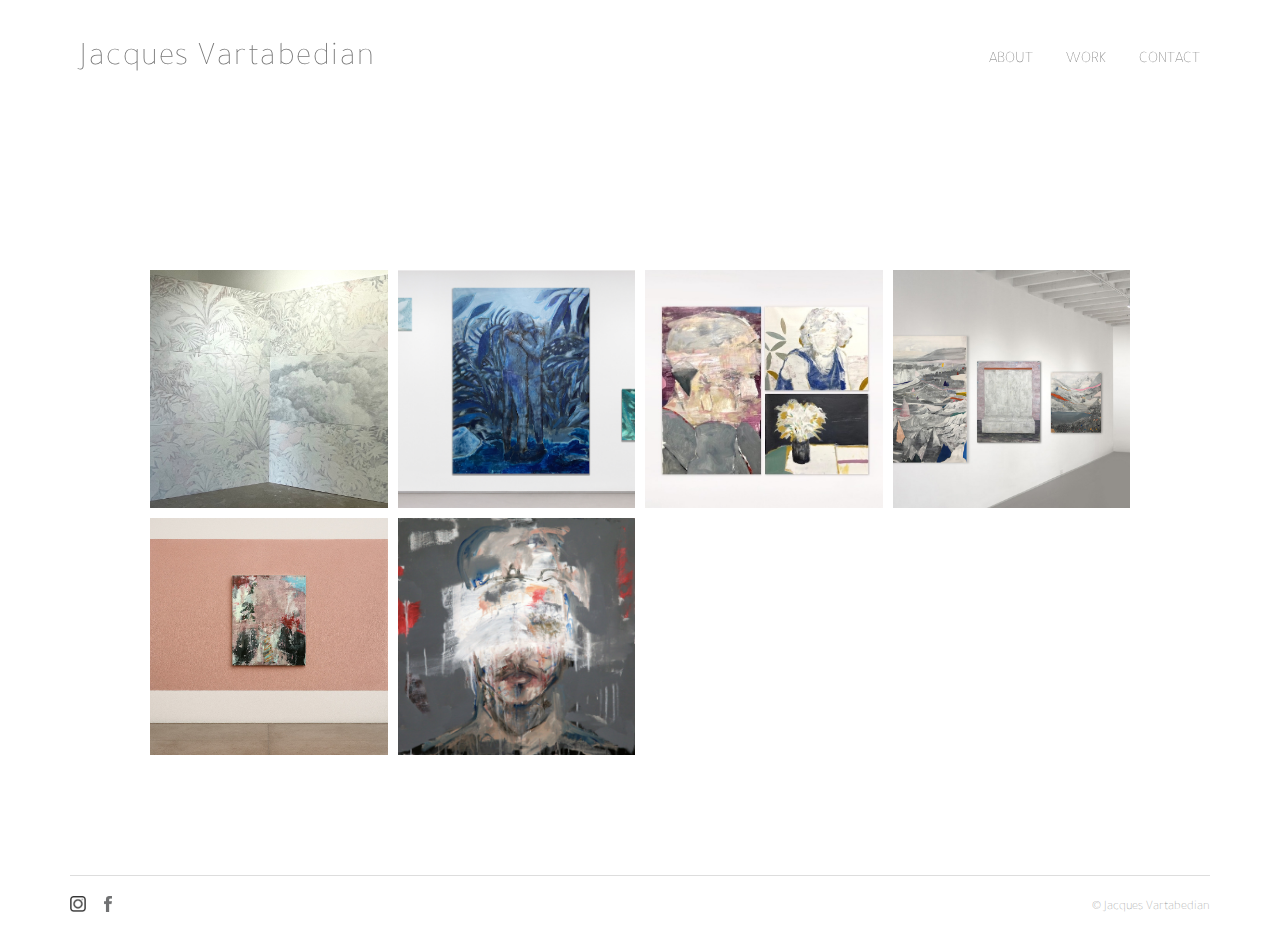
<file: work.html>
<!DOCTYPE html>
<html lang="en">
<head>
  <meta charset="UTF-8">
  <meta name="viewport" content="width=device-width, initial-scale=1.0">

  <!-- ORIGINAL TAGS (kept) -->
  <meta name="description" content="Jacques Vartabedian is a Lebanese-Armenian contemporary artist.">
  <meta name="keywords" content="Jacques Vartabedian, artist, painting, installation">
  <meta name="author" content="Jacques Vartabedian">
  <link href="https://fonts.googleapis.com/css2?family=Tajawal:wght@200;300&display=swap" rel="stylesheet">
  <link rel="stylesheet" href="css/style.css">
  <title>Work — Jacques Vartabedian</title>

  <!-- ✅ SEO ADDITIONS (no styling changes) -->
  <link rel="canonical" href="https://jacquesvartabedian.art/work.html">
  <meta name="robots" content="index,follow">

  <!-- Open Graph / Twitter -->
  <meta property="og:type" content="website">
  <meta property="og:url" content="https://jacquesvartabedian.art/work.html">
  <meta property="og:title" content="Work — Jacques Vartabedian">
  <meta property="og:description" content="Selected works by Jacques Vartabedian — painting and installation.">
  <meta property="og:image" content="https://jacquesvartabedian.art/images/og-home.jpg">

  <meta name="twitter:card" content="summary_large_image">
  <meta name="twitter:title" content="Work — Jacques Vartabedian">
  <meta name="twitter:description" content="Selected works by Jacques Vartabedian — painting and installation.">
  <meta name="twitter:image" content="https://jacquesvartabedian.art/images/og-home.jpg">

  <!-- Structured Data (optional but helpful) -->
  <script type="application/ld+json">
  {
    "@context":"https://schema.org",
    "@type":"Person",
    "name":"Jacques Vartabedian",
    "jobTitle":"Artist",
    "url":"https://jacquesvartabedian.art/"
  }
  </script>
</head>
<body class="work-page">
  <div class="header">
    <div class="navbar">
      <a href="index.html" class="logo">Jacques Vartabedian</a>
      <div class="nav-links">
        <a href="about.html">ABOUT</a>
        <a href="work.html" class="active">WORK</a>
        <a href="contact.html">CONTACT</a>
      </div>
    </div>
  </div>

  <main class="main-content">
    <div class="archive-grid">
      <a href="sorryforinterrupting.html">
        <img src="images/sorry.jpg" alt="sorryforinterrupting">
        <span class="title">Sorry for Interrupting</span>
      </a>
      <a href="aurevoir.html">
        <img src="images/aurevoir.jpg" alt="Au revoir">
        <span class="title">Au Revoir</span>
      </a>
      <a href="screenshots.html">
        <img src="images/screenshots.jpg" alt="Screenshots">
        <span class="title">Screenshots</span>
      </a>
      <a href="web-and-wall.html">
        <img src="images/web-and-wall.jpg" alt="Web &amp; Wall">
        <span class="title">Web &amp; Wall</span>
      </a>
      <a href="memory.html">
        <img src="images/memory.jpg" alt="In The Memory of the Ones Who Won’t Make It">
        <span class="title">In The Memory of the Ones Who Didn't Make It</span>
      </a>
      <a href="selves.html">
        <img src="images/selves.jpg" alt="Selves">
        <span class="title">Selves</span>
      </a>
    </div>
  </main>

  <footer class="footer">
    <div class="social-icons">
      <a href="https://www.instagram.com/jacques_vartabedian/?hl=en"><img src="images/instagram.png" alt="Instagram"></a>
      <a href="https://facebook.com/"><img src="images/facebook.png" alt="Facebook"></a>
    </div>
    <div class="copyright">© Jacques Vartabedian</div>
  </footer>
</body>
</html>
</file>
<file: css/style.css>
/* ======================================================
   RESET & BASE STYLES
   ====================================================== */
* {
    margin: 0;
    padding: 0;
    box-sizing: border-box;
}

html, body {
    height: 100%;
    font-family: 'Tajawal', sans-serif;
    font-weight: 200;
    color: #333;
    background: #fff;
    display: flex;
    flex-direction: column;
}

/* ======================================================
   HEADER & NAVIGATION
   ====================================================== */
.header {
    position: fixed;
    top: 20px;
    left: 80px;
    right: 80px;
    padding: 20px 0;
    background: #fff;
    z-index: 1000;
}

.navbar {
    max-width: 1140px;
    margin: 0 auto;
    display: flex;
    justify-content: space-between;
    align-items: center;
}

.logo {
    font-size: 33px;
    letter-spacing: 1.5px;
    color: #777;
    text-decoration: none;
    font-weight: 200;
}

.nav-links a {
    margin-left: 30px;
    font-size: 16px;
    color: #777;
    text-decoration: none;
    transition: color 0.3s ease;
}

.nav-links a:hover {
    color: #000;
}

/* ======================================================
   MAIN CONTENT DEFAULT
   ====================================================== */
.main-content {
    flex: 1;
    margin: 150px auto 0 auto;  /* push below header */
    max-width: 1140px;
    padding-bottom: 60px;
    text-align: center;
}

.main-image {
    display: block;
    margin: 0 auto;
    max-width: 80%;
    height: auto;
}

/* ======================================================
   FOOTER (STATIC & RESPONSIVE)
   ====================================================== */
.footer {
    width: 100%;
    max-width: 1140px;
    margin: 0 auto;
    padding: 20px 0;
    background: #fff;
    border-top: 0.5px solid #ddd;
    display: flex;
    justify-content: space-between;
    align-items: center;
    flex-wrap: wrap;
}

.footer .social-icons img {
    height: 16px;
    margin-right: 15px;
}

.footer .copyright {
    font-size: 13px;
    color: #999;
    text-align: right;
}

/* Footer responsive adjustments */
@media (max-width: 768px) {
    .footer {
        flex-direction: column;
        align-items: flex-start;
        padding: 15px 20px;
    }
    .footer .social-icons {
        margin-bottom: 10px;
    }
    .footer .copyright {
        width: 100%;
        text-align: left;
        margin-top: 0;
    }
}

/* ======================================================
   ABOUT PAGE SPECIFIC STYLES
   ====================================================== */
body.about-page .main-content {
  width: 600px;
  margin: 140px 150px 80px auto; /* top, right, bottom, left */
  text-align: justify;
  text-align-last:;
  color: #777;
  font-size: 15px;
  line-height: 1.7;
}


body.about-page .main-content h1 {
    font-size: 32px;
    line-height: 1.2;
    margin-bottom: 40px;
    color: #333;
}

body.about-page .main-content h2 {
    font-size: 18px;
    line-height: 1.3;
    margin: 60px 0 20px;
    color: #333;
}

body.about-page .main-content p {
    margin-bottom: 24px;
}

body.about-page .main-content ul {
    margin-bottom: 40px;
    list-style: none;
    padding-left: 0;
}

body.about-page .main-content ul li {
    position: relative;
    padding-left: 1em;
    margin-bottom: 16px;
}

body.about-page .main-content ul li::before {
    content: "•";
    position: absolute;
    left: 0;
    color: #999;
}



/* ============contact page==========================================*/"

/* === FINAL CONTACT PAGE — FIXED RIGHT & WIDER === */

body.contact-page .main-content {
  display: block;
  font-family: 'Tajawal', sans-serif;
  font-weight: 200;
  padding: 160px 0 100px 0;
  padding-bottom: 200px !important;
  position: relative;
}

.footer{
    position: static !important;
}

body.contact-page .contact-section {
  width: 600px;
  position: absolute;
  right: 140px;
  text-align: left;
  padding-top:60px;
}

body.contact-page .contact-section h2 {
  font-size: 16px;
  font-weight: 200;
  color: #333;
  margin-bottom: 24px;
}

body.contact-page .contact-section p {
  font-size: 16px;
  font-weight: 200;
  color: #444;
  margin-bottom: 40px;
}

body.contact-page .contact-form input,
body.contact-page .contact-form textarea {
  width: 100%;
  padding: 14px 16px;
  margin-bottom: 22px;
  font-size: 14px;
  font-family: 'Tajawal', sans-serif;
  font-weight: 200;
  border: 1px solid #aaa;
  background-color: #fff;
  color: #333;
  border-radius: 0;
  box-sizing: border-box;
}

body.contact-page .contact-form textarea {
  resize: vertical;
  min-height: 130px;
}

body.contact-page .contact-form button {
  background: none;
  color: #000;
  border: none;
  padding: 0;
  font-size: 14px;
  font-weight: 200;
  cursor: pointer;
  transition: opacity 0.3s ease;
  float: right;
}

body.contact-page .contact-form button:hover {
  opacity: 0.6;
}


   /* =====================================================
   FROM THE ARCHIVE – YOUR ACTUAL FIVE LINKS GRID
   ===================================================== */
body.archive-page .archive-grid {
  display: grid;
  grid-template-columns: repeat(3, 1fr);
  gap: 10px;
  max-width: 720px;
  margin: 40px auto 60px auto;
  padding: 0 20px;
  padding-top: 240px;
}



.archive-intro {
  position: absolute;
  right: 140px;
  top: 160px; /* adjust if needed */
  width: 600px;
  font-size: 16px;
  line-height: 1.7;
  color: #333;
  text-align: justify;
  text-align-last: right;
  white-space: pre-line;
}


body.archive-page .archive-grid a {
  aspect-ratio: 1 / 1;
  width: 100%;
  position: relative;
  overflow: hidden;
  display: block;
  text-decoration: none;
  color: inherit;
}



body.archive-page .archive-grid img {
  width: 100%;
  height: 100%;
  object-fit: cover;         /* modern, cover-scale */
  transition: transform 0.3s ease;
}

/* 60% dark overlay, hidden by default */
body.archive-page .archive-grid a::before {
  content: "";
  position: absolute;
  inset: 0;
  background: rgba(0, 0, 0, 0.6);
  opacity: 0;
  transition: opacity 0.3s ease;
}

/* White title text, centered */
body.archive-page .archive-grid a .title {
  position: absolute;
  top: 50%;
  left: 50%;
  transform: translate(-50%, -50%);
  color: #fff;
  font-size: 18px;
  font-weight: 300;
  opacity: 0;
  transition: opacity 0.3s ease;
  white-space: nowrap;
}

/* Hover & focus state */
body.archive-page .archive-grid a:hover::before,
body.archive-page .archive-grid a:focus::before {
  opacity: 1;
}
body.archive-page .archive-grid a:hover .title,
body.archive-page .archive-grid a:focus .title {
  opacity: 1;
}
body.archive-page .archive-grid a:hover img,
body.archive-page .archive-grid a:focus img {
  transform: scale(1.05);
}

/* Responsive – 2 columns on small screens */
@media (max-width: 568px) {
  body.archive-page .archive-grid {
    grid-template-columns: repeat(2, 1fr);
    margin: 40px 5%;
  }
}

/* ======================================================
   WORK PAGE GRID STYLES (same as archive page)
   ====================================================== */
body.work-page .archive-grid {
  margin: 120px 80px 60px 80px;
  display: grid;
  grid-template-columns: repeat(auto-fill, minmax(200px, 1fr));
  grid-gap: 10px;
}

body.work-page .archive-grid a {
  position: relative;
  overflow: hidden;
  display: block;
  text-decoration: none;
  color: inherit;
  aspect-ratio: 1 / 1;
}

body.work-page .archive-grid img {
  width: 100%;
  height: 100%;
  object-fit: cover;
  transition: transform 0.3s ease;
}

body.work-page .archive-grid a::before {
  content: "";
  position: absolute;
  inset: 0;
  background: rgba(0, 0, 0, 0.6);
  opacity: 0;
  transition: opacity 0.3s ease;
}

body.work-page .archive-grid a .title {
  position: absolute;
  top: 50%;
  left: 50%;
  transform: translate(-50%, -50%);
  color: #fff;
  font-size: 18px;
  font-weight: 300;
  opacity: 0;
  transition: opacity 0.3s ease;
  white-space: nowrap;
}

body.work-page .archive-grid a:hover::before,
body.work-page .archive-grid a:focus::before {
  opacity: 1;
}

body.work-page .archive-grid a:hover .title,
body.work-page .archive-grid a:focus .title {
  opacity: 1;
}

body.work-page .archive-grid a:hover img,
body.work-page .archive-grid a:focus img {
  transform: scale(1.05);
}

@media (max-width: 568px) {
  body.work-page .archive-grid {
    grid-template-columns: repeat(2, 1fr);
    margin: 40px 5%;
  }
}

.archive-grid {
  max-width: 1000px;
  margin-left: auto;
  margin-right: auto;
}









.project-detail {
  justify-content: space-between;
  max-width: 600px;    /* match your site width */
  margin: 0 auto;
  padding: 40px 1px;   /* match your other sections */
  margin-left: 600px;
  text-align: justify;
  text-align-last:;
  color: #777;
  font-size: 15px;
  line-height: 1.7;
}
.project-media {
  flex: 0 0 60%;        /* adjust if you need more/less width */
}
.project-description {
  flex: 0 0 35%;
  text-align: right;
  text-align: justify;
}
.project-description h1,
.project-description p {
  font-family: inherit;
  font-size:    inherit;
  line-height:  inherit;
  color:        inherit;
  margin:       0;
}
.project-description h1 {
  margin-bottom: 16px;  /* match your headers’ spacing */
  font-weight:    bold;
}
.project-year {
  font-weight: normal;
}

/* shrink each image to 80% of its container, centered */
.image-gallery img {
  width:      100%;      /* ↓ change this % to whatever “smaller” means for you */
  max-width:  1150px;    /* ↑ optionally cap the width in pixels */
  height:     auto;
  display:    block;
  margin:     0 auto 1rem;
  cursor:     pointer;
}



/* =============================
   MOBILE FIXES
   ============================= */
@media (max-width: 768px) {

  .header {
    left: 20px;
    right: 20px;
    top: 10px;
    padding: 10px 0;
  }

  .logo {
    font-size: 22px;
  }

  .nav-links a {
    margin-left: 15px;
    font-size: 14px;
  }

  .main-content {
    margin: 120px 10px 0 10px;
    max-width: 100%;
    padding: 0 10px;
    text-align: left;
  }

  .project-detail {
    margin: 0 auto;
    max-width: 100%;
    padding: 20px;
    margin-left: 0;
  }

  .project-description {
    text-align: left;
    font-size: 14px;
  }

  .image-gallery img {
    max-width: 100%;
  }
}
</file>
